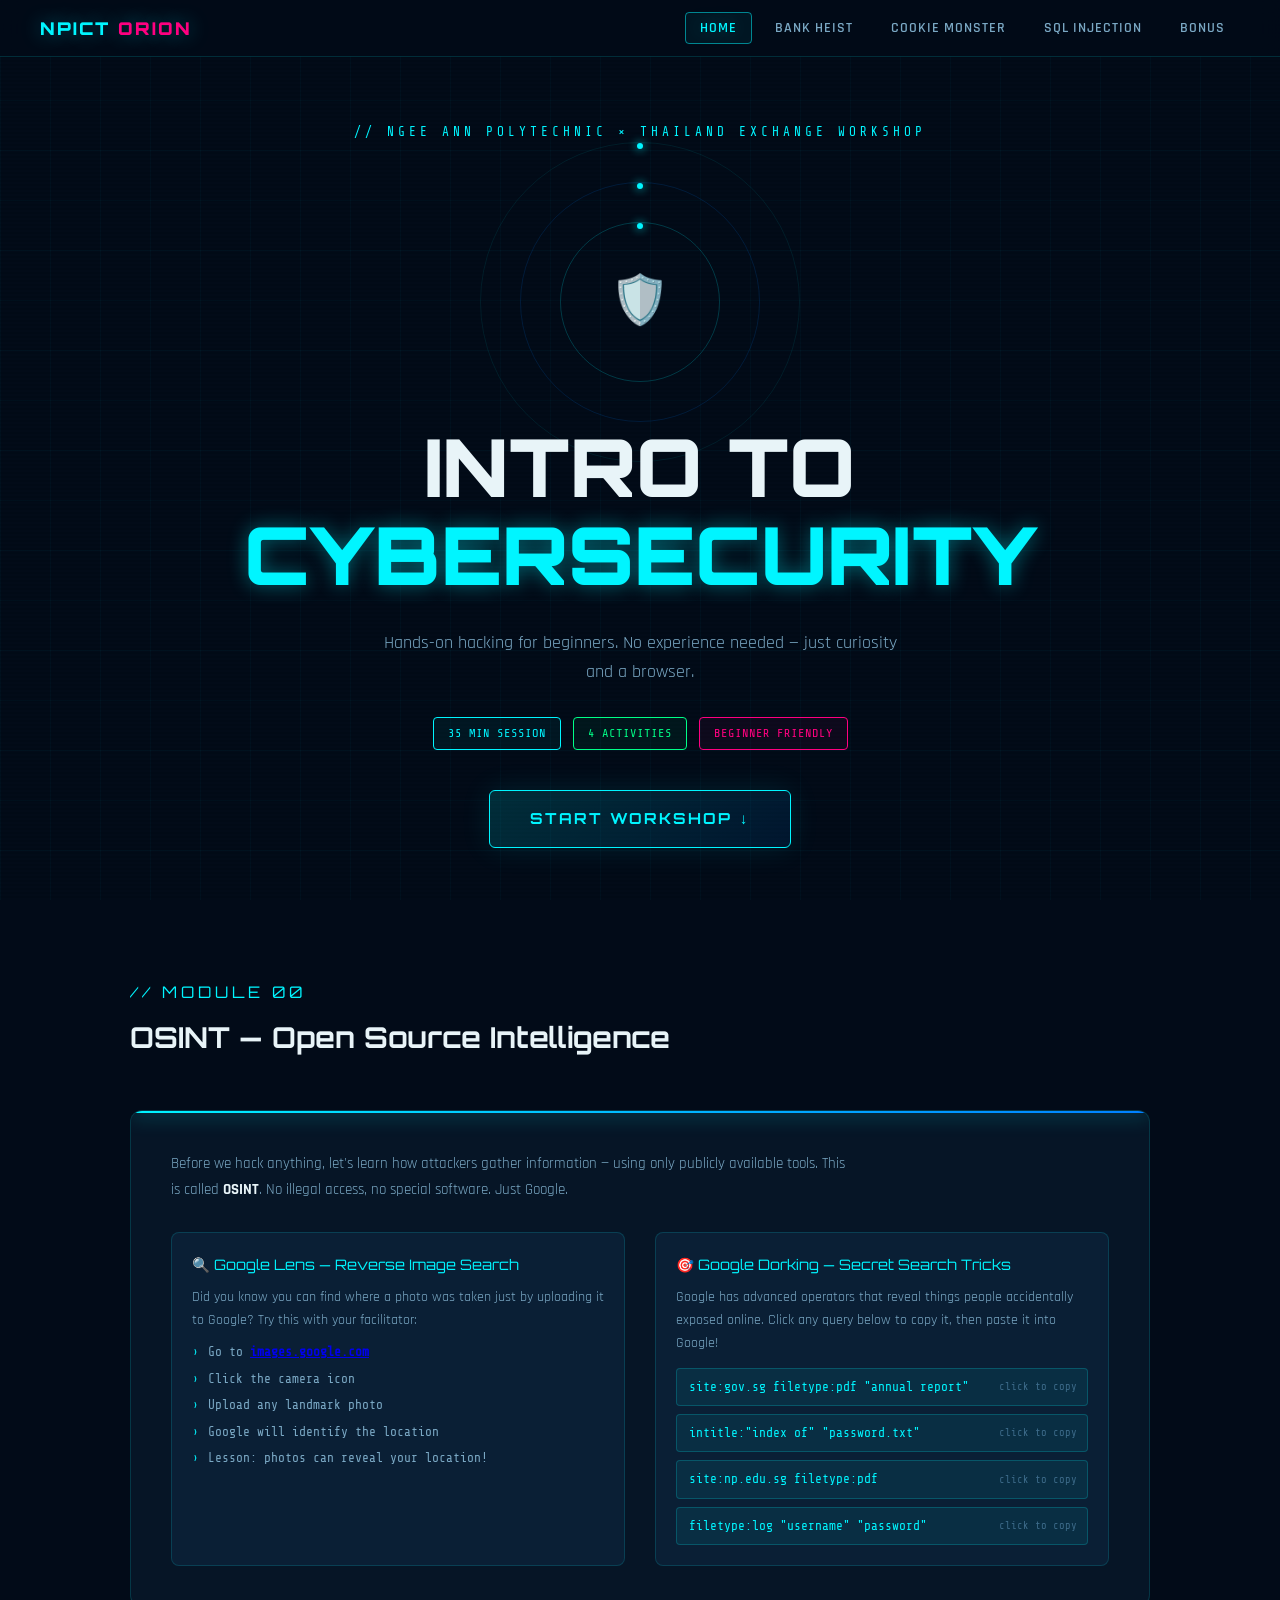
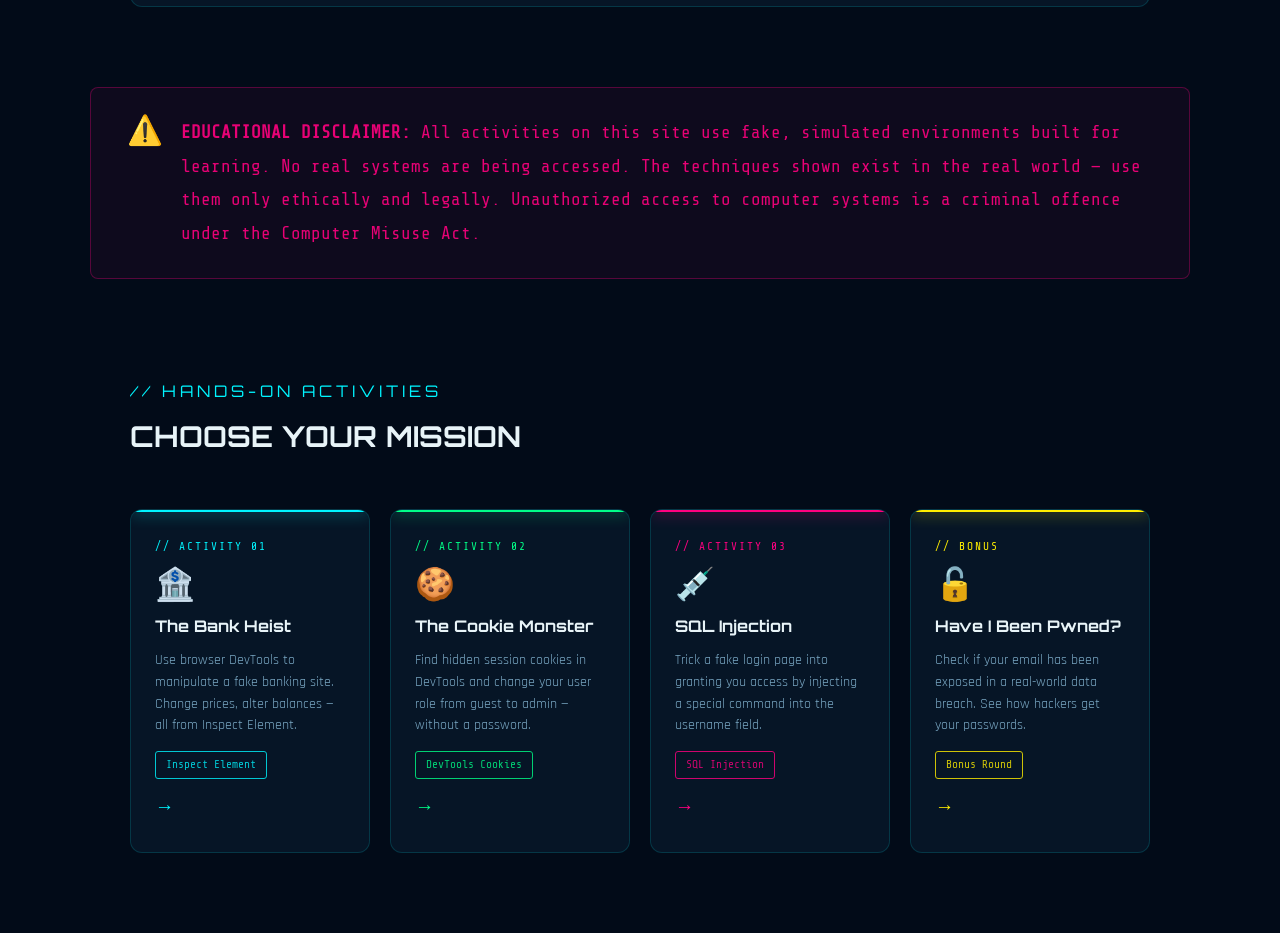
<file: index.html>
<!DOCTYPE html>
<html lang="en">
<head>
  <meta charset="UTF-8" />
  <meta name="viewport" content="width=device-width, initial-scale=1.0" />
  <title>ORION - Ngee Ann Polytechnic</title>
  <link rel="stylesheet" href="style.css"/>
  <style>
    .hero-graphic {
      position: relative;
      width: 340px;
      height: 200px;
      margin: 40px auto 20px;
      opacity: 0;
      animation: fadeUp 0.8s 1s forwards;
    }

    .hex-grid {
      position: absolute;
      inset: 0;
      display: flex;
      align-items: center;
      justify-content: center;
    }

    .hex-ring {
      width: 160px; height: 160px;
      border: 1px solid rgba(0, 245, 255, 0.2);
      border-radius: 50%;
      position: absolute;
      animation: spin 20s linear infinite;
    }

    .hex-ring:nth-child(2) {
      width: 240px; height: 240px;
      border-color: rgba(0, 128, 255, 0.15);
      animation-duration: 30s;
      animation-direction: reverse;
    }

    .hex-ring:nth-child(3) {
      width: 320px; height: 320px;
      border-color: rgba(0, 245, 255, 0.08);
      animation-duration: 45s;
    }

    .hex-dot {
      position: absolute;
      width: 6px; height: 6px;
      background: var(--neon-cyan);
      border-radius: 50%;
      box-shadow: 0 0 10px var(--neon-cyan);
      top: 0; left: 50%; transform: translateX(-50%);
    }

    @keyframes spin { from { transform: rotate(0deg); } to { transform: rotate(360deg); } }

    .center-icon {
      position: relative;
      z-index: 2;
      font-size: 3rem;
      line-height: 1;
    }

    .start-btn {
      display: inline-flex;
      align-items: center;
      gap: 10px;
      padding: 16px 40px;
      background: linear-gradient(135deg, rgba(0,245,255,0.15), rgba(0,128,255,0.1));
      border: 1px solid var(--neon-cyan);
      border-radius: 6px;
      color: var(--neon-cyan);
      font-family: 'Orbitron', monospace;
      font-size: 0.95rem;
      font-weight: 700;
      letter-spacing: 2px;
      text-decoration: none;
      text-transform: uppercase;
      margin-top: 40px;
      cursor: pointer;
      transition: all 0.3s;
      box-shadow: 0 0 30px rgba(0, 245, 255, 0.1);
      opacity: 0;
      animation: fadeUp 0.6s 1.2s forwards;
    }

    .start-btn:hover {
      background: rgba(0, 245, 255, 0.2);
      box-shadow: var(--glow-cyan), 0 0 60px rgba(0, 245, 255, 0.1);
      transform: translateY(-2px);
    }

    .osint-section {
      padding: 80px 40px;
      max-width: 1100px;
      margin: 0 auto;
    }

    .osint-card {
      background: var(--bg-card);
      border: 1px solid var(--border);
      border-radius: 12px;
      padding: 40px;
      position: relative;
      overflow: hidden;
    }

    .osint-card::before {
      content: '';
      position: absolute;
      top: 0; left: 0; right: 0;
      height: 2px;
      background: linear-gradient(90deg, var(--neon-cyan), var(--neon-blue));
      box-shadow: 0 0 20px var(--neon-cyan);
    }

    .osint-grid {
      display: grid;
      grid-template-columns: 1fr 1fr;
      gap: 30px;
      margin-top: 30px;
    }

    @media (max-width: 700px) {
      .osint-grid { grid-template-columns: 1fr; }
    }

    .osint-item {
      padding: 20px;
      background: var(--bg-panel);
      border-radius: 8px;
      border: 1px solid var(--border);
    }

    .osint-item-title {
      font-family: 'Orbitron', monospace;
      font-size: 0.9rem;
      color: var(--neon-cyan);
      margin-bottom: 10px;
    }

    .osint-item p {
      font-size: 0.9rem;
      color: var(--text-secondary);
      line-height: 1.6;
    }

    .tip-list {
      list-style: none;
      margin-top: 10px;
      display: flex;
      flex-direction: column;
      gap: 6px;
    }

    .tip-list li {
      font-family: 'Share Tech Mono', monospace;
      font-size: 0.8rem;
      color: var(--text-secondary);
      padding-left: 16px;
      position: relative;
    }

    .tip-list li::before {
      content: '›';
      position: absolute;
      left: 0;
      color: var(--neon-cyan);
    }

    .dork-examples {
      display: flex;
      flex-direction: column;
      gap: 8px;
      margin-top: 12px;
    }

    .dork-tag {
      font-family: 'Share Tech Mono', monospace;
      font-size: 0.8rem;
      background: rgba(0, 245, 255, 0.07);
      border: 1px solid rgba(0, 245, 255, 0.2);
      border-radius: 4px;
      padding: 8px 12px;
      color: var(--neon-cyan);
      cursor: pointer;
      transition: all 0.2s;
      position: relative;
    }

    .dork-tag:hover {
      background: rgba(0, 245, 255, 0.15);
      border-color: var(--neon-cyan);
    }

    .dork-tag .copy-hint {
      position: absolute;
      right: 10px;
      top: 50%;
      transform: translateY(-50%);
      font-size: 0.65rem;
      color: var(--text-dim);
    }

    .copied-toast {
      position: fixed;
      bottom: 30px; right: 30px;
      background: var(--bg-panel);
      border: 1px solid var(--neon-green);
      color: var(--neon-green);
      font-family: 'Share Tech Mono', monospace;
      font-size: 0.8rem;
      padding: 10px 20px;
      border-radius: 6px;
      box-shadow: var(--glow-green);
      z-index: 999;
      opacity: 0;
      transition: opacity 0.3s;
    }

    .copied-toast.show { opacity: 1; }
  </style>
</head>
<body>

<nav>
  <a href="index.html" class="nav-logo">NPICT <span>ORION</span></a>
  <ul class="nav-links">
    <li><a href="index.html" class="active">Home</a></li>
    <li><a href="activity-a.html">Bank Heist</a></li>
    <li><a href="activity-b.html">Cookie Monster</a></li>
    <li><a href="activity-c.html">SQL Injection</a></li>
    <li><a href="activity-d.html">Bonus</a></li>
  </ul>
</nav>

<div class="page">

  <!-- HERO -->
  <section class="hero">
    <p class="hero-eyebrow">// Ngee Ann Polytechnic × Thailand Exchange Workshop</p>

    <div class="hero-graphic">
      <div class="hex-grid">
        <div class="hex-ring"><div class="hex-dot"></div></div>
        <div class="hex-ring"><div class="hex-dot"></div></div>
        <div class="hex-ring"><div class="hex-dot"></div></div>
        <div class="center-icon">🛡️</div>
      </div>
    </div>

    <h1>
      <div class="line1">INTRO TO</div>
      <div class="line2">CYBERSECURITY</div>
    </h1>

    <p class="hero-sub">
      Hands-on hacking for beginners. No experience needed —
      just curiosity and a browser.
    </p>

    <div class="hero-badges">
      <span class="badge badge-cyan">35 MIN SESSION</span>
      <span class="badge badge-green">4 ACTIVITIES</span>
      <span class="badge badge-pink">BEGINNER FRIENDLY</span>
    </div>

    <a href="#activities" class="start-btn">Start Workshop ↓</a>

  </section>

  <!-- OSINT SECTION -->
  <section class="osint-section" id="osint">
    <p class="section-title">// Module 00</p>
    <h2 class="section-heading">OSINT — Open Source Intelligence</h2>

    <div class="osint-card">
      <p style="color: var(--text-secondary); font-size: 0.95rem; line-height: 1.7; max-width: 680px;">
        Before we hack anything, let's learn how attackers gather information — using only publicly available tools. This is called <strong style="color: var(--text-primary);">OSINT</strong>. No illegal access, no special software. Just Google.
      </p>

      <div class="osint-grid">
        <div class="osint-item">
          <div class="osint-item-title">🔍 Google Lens — Reverse Image Search</div>
          <p>Did you know you can find where a photo was taken just by uploading it to Google? Try this with your facilitator:</p>
          <ul class="tip-list">
            <li>Go to <a href="https://images.google.com" target="_blank" rel="noopener noreferrer"><strong>images.google.com</strong></a></li>
            <li>Click the camera icon</li>
            <li>Upload any landmark photo</li>
            <li>Google will identify the location</li>
            <li>Lesson: photos can reveal your location!</li>
          </ul>
        </div>

        <div class="osint-item">
          <div class="osint-item-title">🎯 Google Dorking — Secret Search Tricks</div>
          <p>Google has advanced operators that reveal things people accidentally exposed online. Click any query below to copy it, then paste it into Google!</p>
          <div class="dork-examples">
            <div class="dork-tag" onclick="copyDork(this, 'site:gov.sg filetype:pdf &quot;annual report&quot;')">
              site:gov.sg filetype:pdf "annual report"
              <span class="copy-hint">click to copy</span>
            </div>
            <div class="dork-tag" onclick="copyDork(this, 'intitle:&quot;index of&quot; &quot;password.txt&quot;')">
              intitle:"index of" "password.txt"
              <span class="copy-hint">click to copy</span>
            </div>
            <div class="dork-tag" onclick="copyDork(this, 'site:np.edu.sg filetype:pdf')">
              site:np.edu.sg filetype:pdf
              <span class="copy-hint">click to copy</span>
            </div>
            <div class="dork-tag" onclick="copyDork(this, 'filetype:log &quot;username&quot; &quot;password&quot;')">
              filetype:log "username" "password"
              <span class="copy-hint">click to copy</span>
            </div>
          </div>
        </div>
      </div>
    </div>
  </section>

  <!-- DISCLAIMER -->
  <div class="disclaimer" style="margin: 0 40px 20px; max-width: 1100px; margin-left: auto; margin-right: auto;">
    <div class="disclaimer-icon">⚠️</div>
    <p>
      <strong>EDUCATIONAL DISCLAIMER:</strong> All activities on this site use fake, simulated environments built for learning.
      No real systems are being accessed. The techniques shown exist in the real world — use them only ethically and legally.
      Unauthorized access to computer systems is a criminal offence under the Computer Misuse Act.
    </p>
  </div>

  <!-- ACTIVITY CARDS -->
  <section class="activities-section" id="activities">
    <p class="section-title">// Hands-On Activities</p>
    <h2 class="section-heading">CHOOSE YOUR MISSION</h2>

    <div class="cards-grid">
      <a href="activity-a.html" class="card card--cyan">
        <div class="card-number">// Activity 01</div>
        <div class="card-icon">🏦</div>
        <div class="card-title">The Bank Heist</div>
        <div class="card-desc">Use browser DevTools to manipulate a fake banking site. Change prices, alter balances — all from Inspect Element.</div>
        <div class="card-tag">Inspect Element</div>
        <div class="card-arrow">→</div>
      </a>

      <a href="activity-b.html" class="card card--green">
        <div class="card-number">// Activity 02</div>
        <div class="card-icon">🍪</div>
        <div class="card-title">The Cookie Monster</div>
        <div class="card-desc">Find hidden session cookies in DevTools and change your user role from guest to admin — without a password.</div>
        <div class="card-tag">DevTools Cookies</div>
        <div class="card-arrow">→</div
      </a>

      <a href="activity-c.html" class="card card--pink">
        <div class="card-number">// Activity 03</div>
        <div class="card-icon">💉</div>
        <div class="card-title">SQL Injection</div>
        <div class="card-desc">Trick a fake login page into granting you access by injecting a special command into the username field.</div>
        <div class="card-tag">SQL Injection</div>
        <div class="card-arrow">→</div>
      </a>

      <a href="activity-d.html" class="card card--yellow">
        <div class="card-number">// Bonus</div>
        <div class="card-icon">🔓</div>
        <div class="card-title">Have I Been Pwned?</div>
        <div class="card-desc">Check if your email has been exposed in a real-world data breach. See how hackers get your passwords.</div>
        <div class="card-tag">Bonus Round</div>
        <div class="card-arrow">→</div>
      </a>
    </div>
  </section>

</div>

<div class="copied-toast" id="toast">✓ Copied to clipboard!</div>

<script>
  function copyDork(el, text) {
    navigator.clipboard.writeText(text).then(() => {
      const toast = document.getElementById('toast');
      toast.classList.add('show');
      setTimeout(() => toast.classList.remove('show'), 2000);
    });
  }

  // Smooth scroll for hero button
  document.querySelector('.start-btn').addEventListener('click', (e) => {
    e.preventDefault();
    document.getElementById('osint').scrollIntoView({ behavior: 'smooth' });
  });
</script>

</body>
</html>
</file>
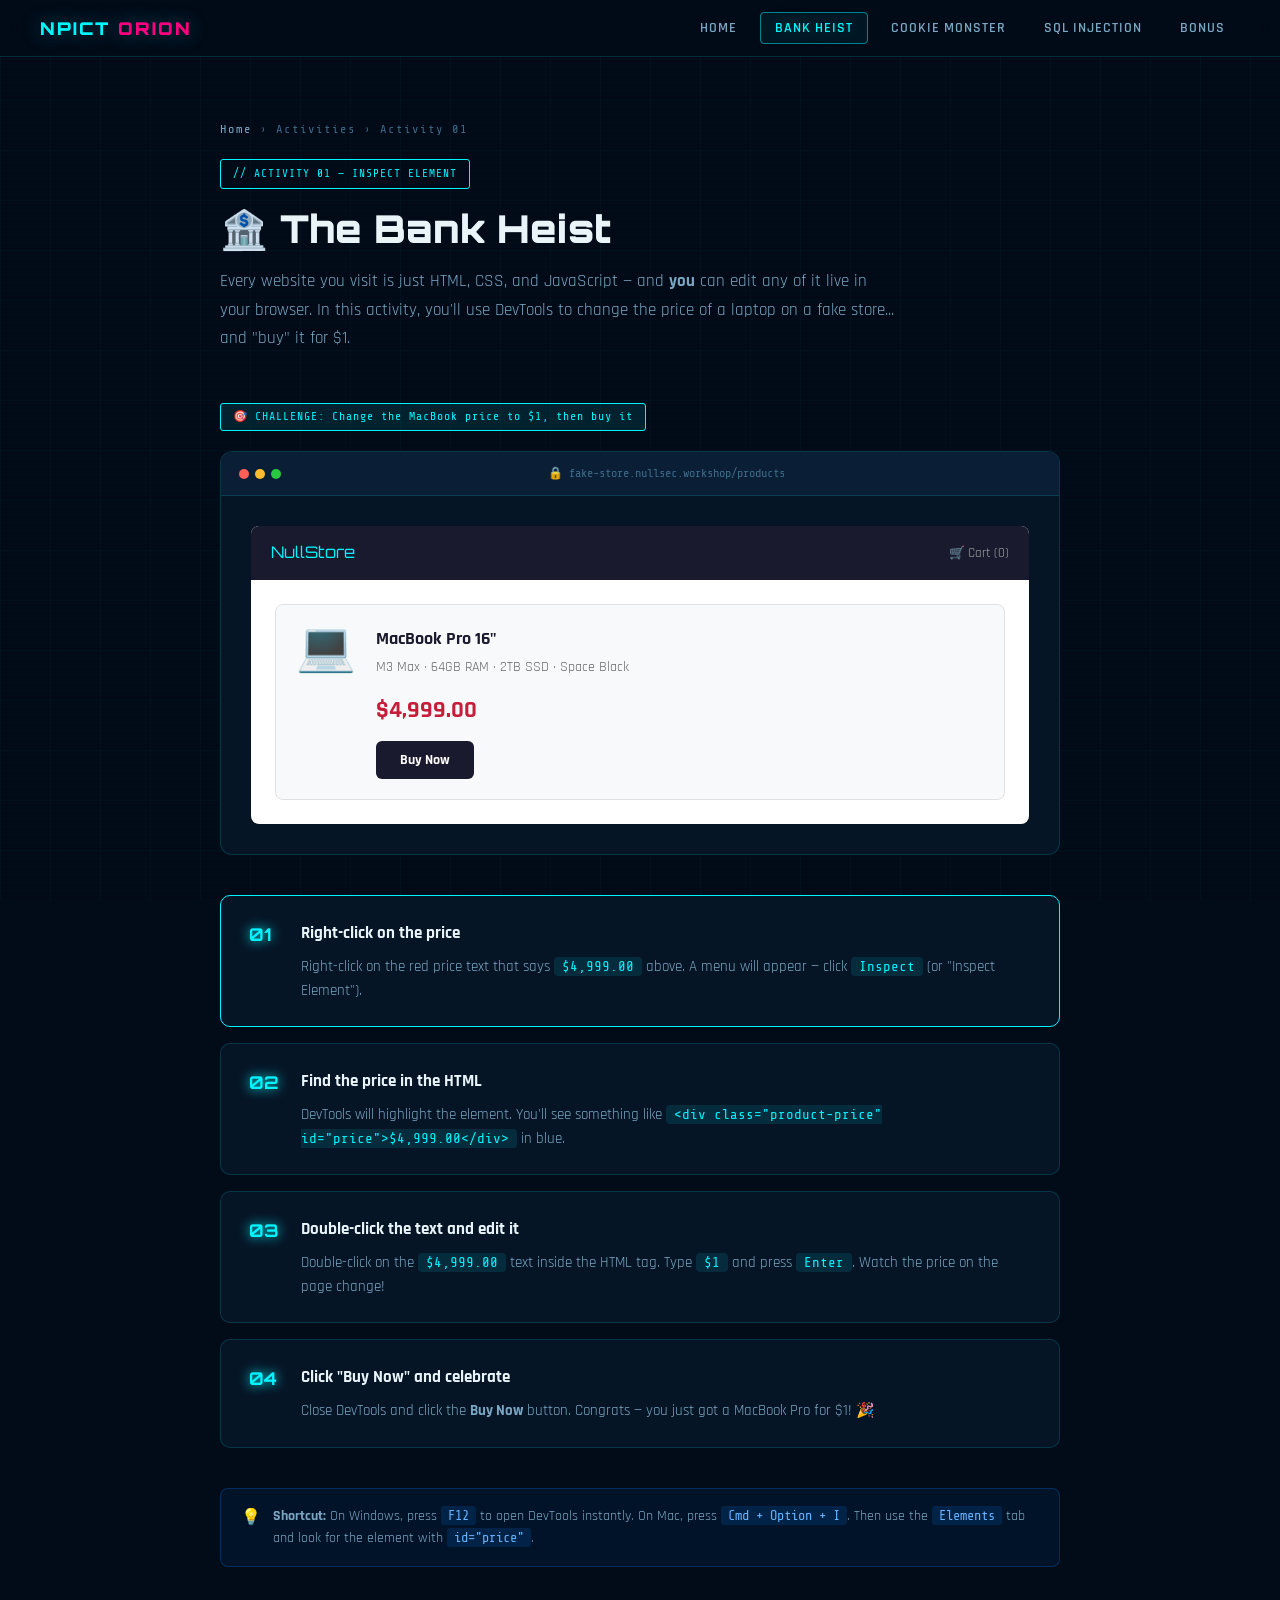
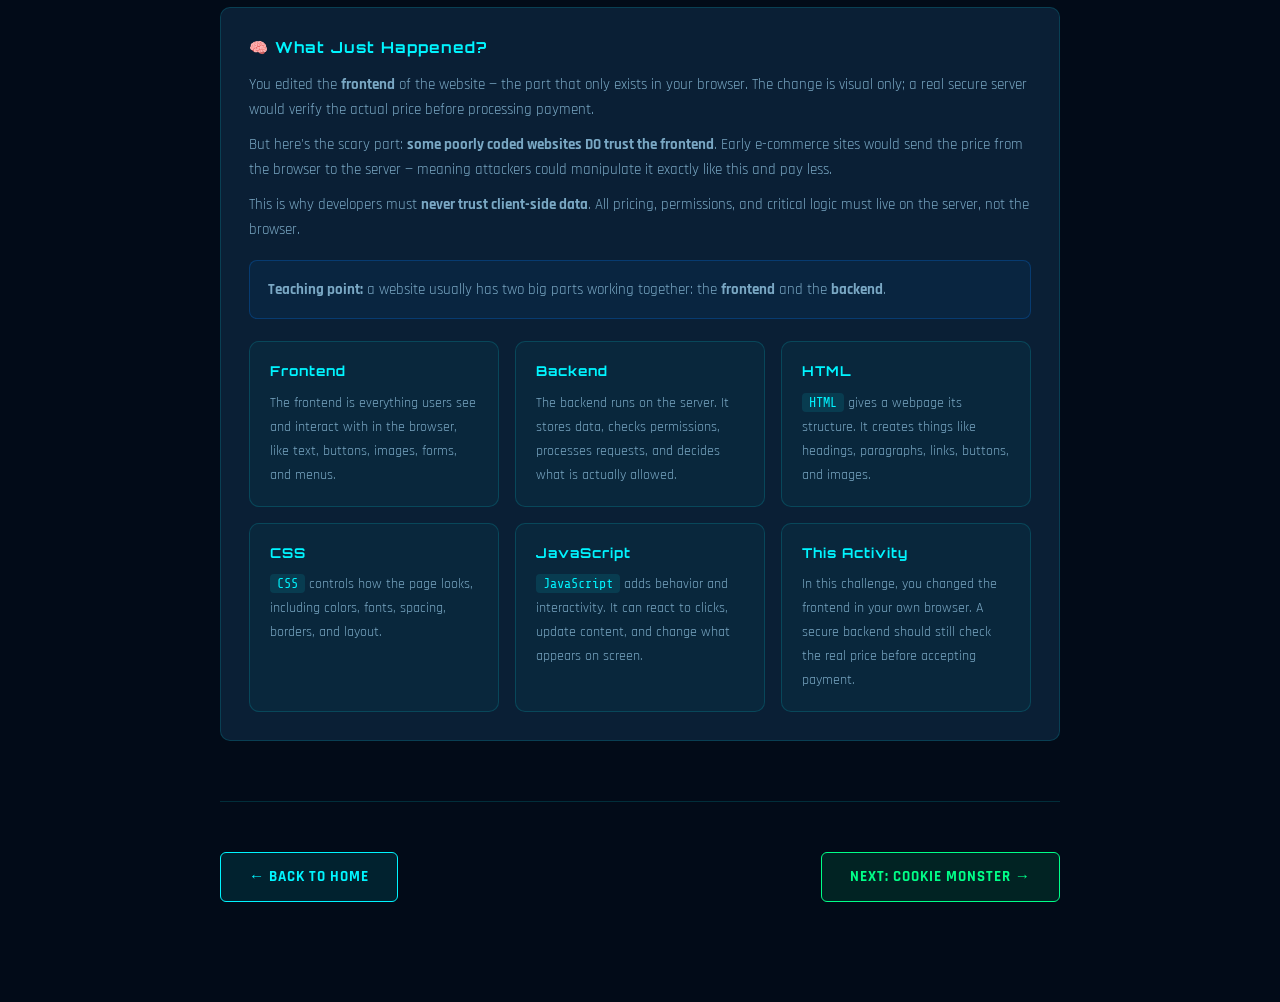
<file: activity-a.html>
<!DOCTYPE html>
<html lang="en">
<head>
  <meta charset="UTF-8" />
  <meta name="viewport" content="width=device-width, initial-scale=1.0" />
  <title>Activity 01 — The Bank Heist | NullSec Workshop</title>
  <link rel="stylesheet" href="style.css" />
  <style>
    :root { --step-color: var(--neon-cyan); }

    .shop-site {
      background: #fff;
      border-radius: 8px;
      overflow: hidden;
      color: #111;
      font-family: 'Rajdhani', sans-serif;
    }

    .shop-header {
      background: #1a1a2e;
      color: #fff;
      padding: 14px 20px;
      display: flex;
      align-items: center;
      justify-content: space-between;
    }

    .shop-logo {
      font-family: 'Orbitron', monospace;
      font-size: 1rem;
      color: #00f5ff;
    }

    .shop-body { padding: 24px; }

    .product-card {
      display: flex;
      gap: 20px;
      align-items: flex-start;
      background: #f8f9fa;
      border-radius: 8px;
      padding: 20px;
      border: 1px solid #e0e0e0;
    }

    .product-emoji { font-size: 3rem; line-height: 1; }

    .product-name {
      font-size: 1.1rem;
      font-weight: 700;
      color: #1a1a2e;
      margin-bottom: 4px;
    }

    .product-desc {
      font-size: 0.85rem;
      color: #666;
      margin-bottom: 12px;
    }

    .product-price {
      font-size: 1.5rem;
      font-weight: 700;
      color: #c41e3a;
      margin-bottom: 12px;
    }

    .buy-btn {
      background: #1a1a2e;
      color: #fff;
      border: none;
      padding: 10px 24px;
      border-radius: 6px;
      font-family: 'Rajdhani', sans-serif;
      font-weight: 700;
      font-size: 0.9rem;
      cursor: pointer;
      transition: background 0.2s;
    }

    .buy-btn:hover { background: #0d3460; }

    .receipt-modal {
      display: none;
      position: fixed;
      inset: 0;
      background: rgba(0,0,0,0.7);
      z-index: 200;
      align-items: center;
      justify-content: center;
    }

    .receipt-modal.open { display: flex; }

    .receipt {
      background: #fff;
      border-radius: 10px;
      padding: 30px;
      max-width: 360px;
      width: 90%;
      color: #111;
      text-align: center;
      font-family: 'Share Tech Mono', monospace;
    }

    .receipt h3 { color: #c41e3a; margin-bottom: 10px; font-size: 1.1rem; }
    .receipt .receipt-amount { font-size: 2rem; font-weight: 700; color: #1a1a2e; margin: 10px 0; }
    .receipt .receipt-note { font-size: 0.75rem; color: #888; line-height: 1.6; }
    .receipt-close {
      margin-top: 16px;
      background: #1a1a2e;
      color: #fff;
      border: none;
      padding: 10px 24px;
      border-radius: 6px;
      cursor: pointer;
      font-family: 'Rajdhani', sans-serif;
      font-weight: 700;
    }

    .challenge-badge {
      display: inline-block;
      background: rgba(0, 245, 255, 0.1);
      border: 1px solid var(--neon-cyan);
      color: var(--neon-cyan);
      font-family: 'Share Tech Mono', monospace;
      font-size: 0.72rem;
      padding: 4px 12px;
      border-radius: 3px;
      margin-bottom: 20px;
      letter-spacing: 1px;
    }
  </style>
</head>
<body>

<nav>
  <a href="index.html" class="nav-logo">NPICT <span>ORION</span></a>
  <ul class="nav-links">
    <li><a href="index.html">Home</a></li>
    <li><a href="activity-a.html" class="active">Bank Heist</a></li>
    <li><a href="activity-b.html">Cookie Monster</a></li>
    <li><a href="activity-c.html">SQL Injection</a></li>
    <li><a href="activity-d.html">Bonus</a></li>
  </ul>
</nav>

<div class="page">
<div class="activity-page">

  <div class="activity-header">
    <div class="activity-breadcrumb">
      <a href="index.html">Home</a> › Activities › Activity 01
    </div>
    <div class="activity-tag" style="color: var(--neon-cyan); border-color: var(--neon-cyan);">// ACTIVITY 01 — INSPECT ELEMENT</div>
    <h1 class="activity-h1">🏦 The Bank Heist</h1>
    <p class="activity-intro">
      Every website you visit is just HTML, CSS, and JavaScript — and <strong>you</strong> can edit any of it live in your browser. In this activity, you'll use DevTools to change the price of a laptop on a fake store... and "buy" it for $1.
    </p>
  </div>

  <!-- CHALLENGE -->
  <div class="challenge-badge">🎯 CHALLENGE: Change the MacBook price to $1, then buy it</div>

  <!-- FAKE STORE -->
  <div class="demo-container">
    <div class="demo-bar">
      <div class="demo-dots"><span></span><span></span><span></span></div>
      <div class="demo-url">🔒 fake-store.nullsec.workshop/products</div>
    </div>
    <div class="demo-body">
      <div class="shop-site">
        <div class="shop-header">
          <div class="shop-logo">NullStore</div>
          <div style="font-size: 0.8rem; color: #aaa;">🛒 Cart (0)</div>
        </div>
        <div class="shop-body">
          <div class="product-card">
            <div class="product-emoji">💻</div>
            <div>
              <div class="product-name">MacBook Pro 16"</div>
              <div class="product-desc">M3 Max · 64GB RAM · 2TB SSD · Space Black</div>
              <div class="product-price" id="price">$4,999.00</div>
              <button class="buy-btn" onclick="buyItem()">Buy Now</button>
            </div>
          </div>
        </div>
      </div>
    </div>
  </div>

  <!-- STEPS -->
  <div class="steps">
    <div class="step active-step">
      <div class="step-num">01</div>
      <div class="step-body">
        <div class="step-title">Right-click on the price</div>
        <div class="step-desc">
          Right-click on the red price text that says <code>$4,999.00</code> above. A menu will appear — click <code>Inspect</code> (or "Inspect Element").
        </div>
      </div>
    </div>

    <div class="step">
      <div class="step-num">02</div>
      <div class="step-body">
        <div class="step-title">Find the price in the HTML</div>
        <div class="step-desc">
          DevTools will highlight the element. You'll see something like <code>&lt;div class="product-price" id="price"&gt;$4,999.00&lt;/div&gt;</code> in blue.
        </div>
      </div>
    </div>

    <div class="step">
      <div class="step-num">03</div>
      <div class="step-body">
        <div class="step-title">Double-click the text and edit it</div>
        <div class="step-desc">
          Double-click on the <code>$4,999.00</code> text inside the HTML tag. Type <code>$1</code> and press <code>Enter</code>. Watch the price on the page change!
        </div>
      </div>
    </div>

    <div class="step">
      <div class="step-num">04</div>
      <div class="step-body">
        <div class="step-title">Click "Buy Now" and celebrate</div>
        <div class="step-desc">
          Close DevTools and click the <strong>Buy Now</strong> button. Congrats — you just got a MacBook Pro for $1! 🎉
        </div>
      </div>
    </div>
  </div>

  <div class="hint">
    <div class="hint-icon">💡</div>
    <div class="hint-text">
      <strong>Shortcut:</strong> On Windows, press <code>F12</code> to open DevTools instantly. On Mac, press <code>Cmd + Option + I</code>.
      Then use the <code>Elements</code> tab and look for the element with <code>id="price"</code>.
    </div>
  </div>

  <!-- EXPLAINER -->
  <div class="explainer">
    <h3>🧠 What Just Happened?</h3>
    <p>
      You edited the <strong>frontend</strong> of the website — the part that only exists in your browser. The change is visual only; a real secure server would verify the actual price before processing payment.
    </p>
    <p>
      But here's the scary part: <strong>some poorly coded websites DO trust the frontend</strong>. Early e-commerce sites would send the price from the browser to the server — meaning attackers could manipulate it exactly like this and pay less.
    </p>
    <p>
      This is why developers must <strong>never trust client-side data</strong>. All pricing, permissions, and critical logic must live on the server, not the browser.
    </p>
    <div class="concept-summary">
      <p><strong>Teaching point:</strong> a website usually has two big parts working together: the <strong>frontend</strong> and the <strong>backend</strong>.</p>
    </div>
    <div class="concept-grid">
      <div class="concept-card">
        <h4>Frontend</h4>
        <p>The frontend is everything users see and interact with in the browser, like text, buttons, images, forms, and menus.</p>
      </div>
      <div class="concept-card">
        <h4>Backend</h4>
        <p>The backend runs on the server. It stores data, checks permissions, processes requests, and decides what is actually allowed.</p>
      </div>
      <div class="concept-card">
        <h4>HTML</h4>
        <p><code>HTML</code> gives a webpage its structure. It creates things like headings, paragraphs, links, buttons, and images.</p>
      </div>
      <div class="concept-card">
        <h4>CSS</h4>
        <p><code>CSS</code> controls how the page looks, including colors, fonts, spacing, borders, and layout.</p>
      </div>
      <div class="concept-card">
        <h4>JavaScript</h4>
        <p><code>JavaScript</code> adds behavior and interactivity. It can react to clicks, update content, and change what appears on screen.</p>
      </div>
      <div class="concept-card">
        <h4>This Activity</h4>
        <p>In this challenge, you changed the frontend in your own browser. A secure backend should still check the real price before accepting payment.</p>
      </div>
    </div>
  </div>

  <!-- NAV -->
  <div class="activity-nav">
    <a href="index.html" class="btn btn-cyan">← Back to Home</a>
    <a href="activity-b.html" class="btn btn-green">Next: Cookie Monster →</a>
  </div>

</div>
</div>

<!-- Receipt Modal -->
<div class="receipt-modal" id="receiptModal">
  <div class="receipt">
    <div style="font-size: 2rem; margin-bottom: 8px;">🎉</div>
    <h3>ORDER CONFIRMED!</h3>
    <div class="receipt-amount" id="receiptAmount">$4,999.00</div>
    <div class="receipt-note">
      MacBook Pro 16" M3 Max<br>
      Payment processed successfully<br><br>
      <span style="color: #c41e3a;">⚠️ This is a simulated demo.<br>No real purchase was made.</span>
    </div>
    <button class="receipt-close" onclick="closeReceipt()">Close</button>
  </div>
</div>

<script>
  function buyItem() {
    const price = document.getElementById('price').textContent;
    document.getElementById('receiptAmount').textContent = price;
    document.getElementById('receiptModal').classList.add('open');
  }

  function closeReceipt() {
    document.getElementById('receiptModal').classList.remove('open');
  }
</script>

</body>
</html>
</file>
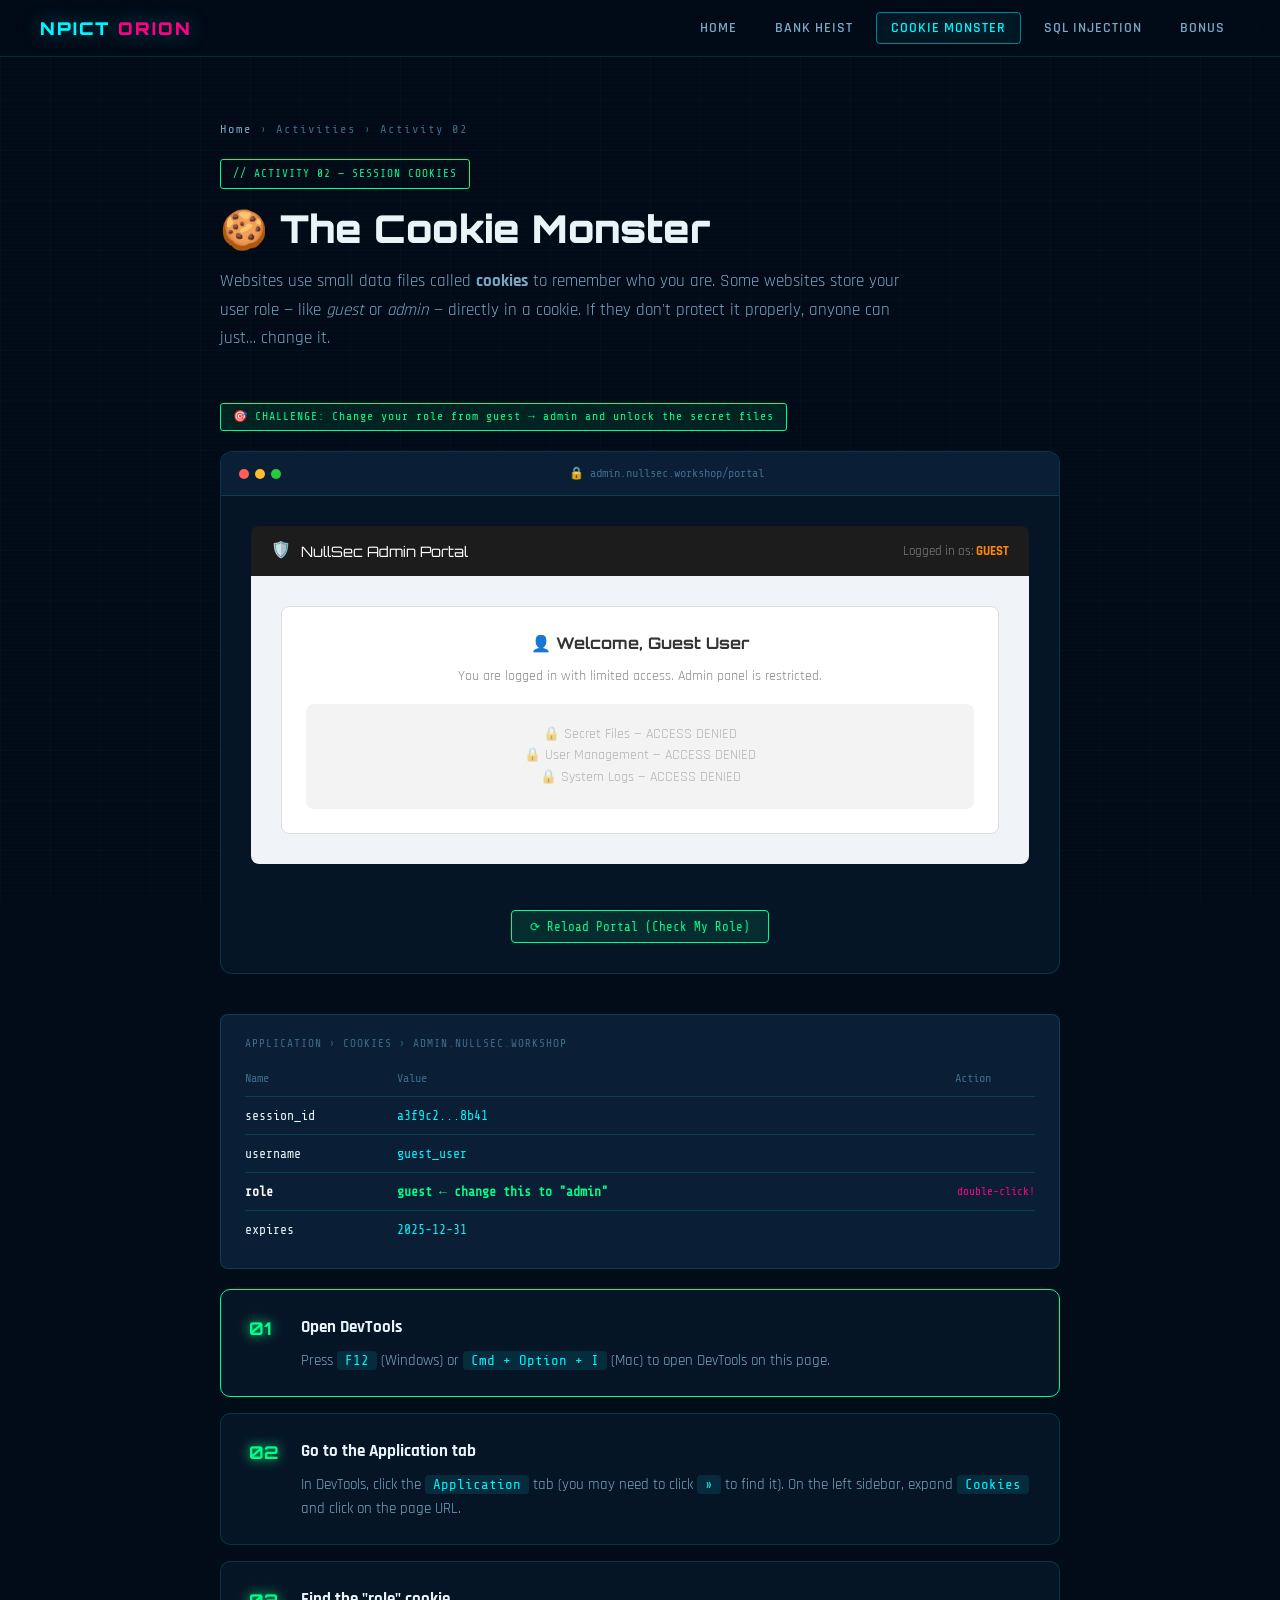
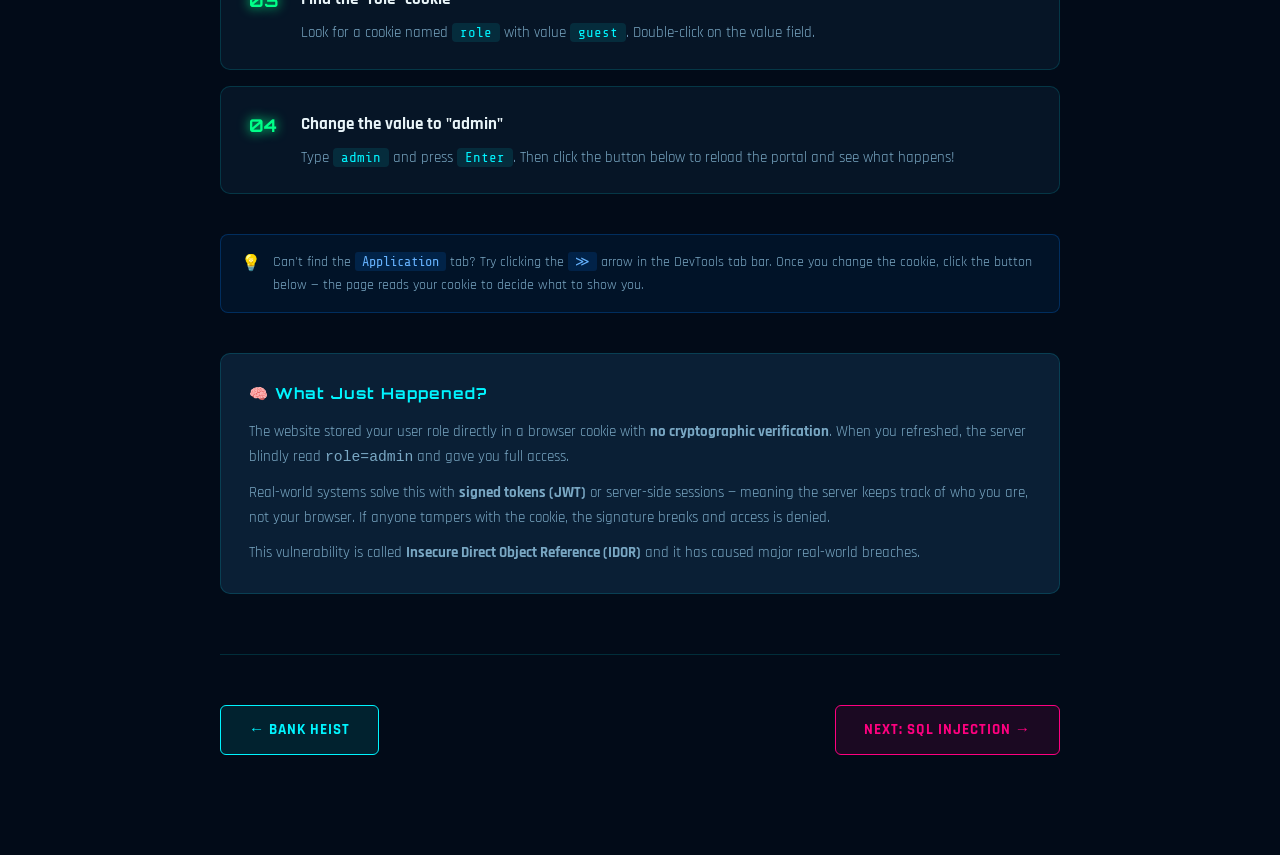
<file: activity-b.html>
<!DOCTYPE html>
<html lang="en">
<head>
  <meta charset="UTF-8" />
  <meta name="viewport" content="width=device-width, initial-scale=1.0" />
  <title>Activity 02 — The Cookie Monster | NullSec Workshop</title>
  <link rel="stylesheet" href="style.css" />
  <style>
    :root { --step-color: var(--neon-green); }

    .portal {
      border-radius: 8px;
      overflow: hidden;
      font-family: 'Rajdhani', sans-serif;
    }

    .portal-header {
      background: #1c1c1c;
      color: #fff;
      padding: 12px 20px;
      display: flex;
      align-items: center;
      gap: 10px;
    }

    .portal-logo {
      font-family: 'Orbitron', monospace;
      font-size: 0.9rem;
    }

    .portal-body {
      padding: 30px;
      min-height: 200px;
      transition: all 0.5s;
    }

    .portal-body.guest-mode {
      background: #f0f4f8;
      color: #333;
    }

    .portal-body.admin-mode {
      background: #0a1a0a;
      color: #00ff88;
    }

    .guest-banner {
      background: #fff;
      border: 1px solid #ddd;
      border-radius: 8px;
      padding: 24px;
      text-align: center;
    }

    .guest-banner h3 {
      font-family: 'Orbitron', monospace;
      font-size: 1rem;
      color: #333;
      margin-bottom: 8px;
    }

    .guest-banner p {
      color: #888;
      font-size: 0.9rem;
    }

    .locked-panel {
      margin-top: 16px;
      background: #e8e8e8;
      border-radius: 8px;
      padding: 20px;
      opacity: 0.5;
      font-size: 0.85rem;
      color: #666;
    }

    .admin-banner {
      display: none;
      animation: fadeUp 0.5s forwards;
    }

    .admin-banner.visible { display: block; }

    .admin-title {
      font-family: 'Orbitron', monospace;
      font-size: 1.2rem;
      color: #00ff88;
      margin-bottom: 16px;
      text-shadow: 0 0 15px #00ff88;
    }

    .secret-file {
      background: rgba(0, 255, 136, 0.07);
      border: 1px solid rgba(0, 255, 136, 0.3);
      border-radius: 6px;
      padding: 16px;
      font-family: 'Share Tech Mono', monospace;
      font-size: 0.8rem;
      color: #00cc66;
      line-height: 1.8;
      margin-bottom: 10px;
    }

    .secret-file .filename {
      color: #00ff88;
      font-weight: 700;
      margin-bottom: 6px;
    }

    .cookie-visual {
      background: var(--bg-panel);
      border: 1px solid var(--border);
      border-radius: 8px;
      padding: 20px 24px;
      font-family: 'Share Tech Mono', monospace;
      font-size: 0.82rem;
      margin: 20px 0;
    }

    .cookie-row {
      display: grid;
      grid-template-columns: 140px 1fr 80px;
      gap: 12px;
      padding: 8px 0;
      border-bottom: 1px solid var(--border);
      align-items: center;
    }

    .cookie-row:last-child { border-bottom: none; }

    .cookie-key { color: var(--text-dim); font-size: 0.75rem; }
    .cookie-val { color: var(--neon-cyan); }
    .cookie-highlight { color: var(--neon-green); font-weight: 700; }
    .cookie-edit { 
      color: var(--neon-pink); 
      font-size: 0.7rem;
      text-align: right;
    }

    .cookie-header {
      color: var(--text-dim);
      font-size: 0.7rem;
      letter-spacing: 1px;
      text-transform: uppercase;
      margin-bottom: 8px;
    }

    .challenge-badge {
      display: inline-block;
      background: rgba(0, 255, 136, 0.1);
      border: 1px solid var(--neon-green);
      color: var(--neon-green);
      font-family: 'Share Tech Mono', monospace;
      font-size: 0.72rem;
      padding: 4px 12px;
      border-radius: 3px;
      margin-bottom: 20px;
      letter-spacing: 1px;
    }

    .reload-btn {
      display: inline-flex;
      align-items: center;
      gap: 8px;
      padding: 8px 18px;
      background: rgba(0, 255, 136, 0.1);
      border: 1px solid var(--neon-green);
      border-radius: 4px;
      color: var(--neon-green);
      font-family: 'Share Tech Mono', monospace;
      font-size: 0.78rem;
      cursor: pointer;
      transition: all 0.2s;
      margin-top: 16px;
    }

    .reload-btn:hover {
      background: var(--neon-green);
      color: var(--bg-deep);
    }

    .portal-reload {
      display: flex;
      justify-content: center;
      padding: 0 30px 30px;
    }
  </style>
</head>
<body>

<nav>
  <a href="index.html" class="nav-logo">NPICT <span>ORION</span></a>
  <ul class="nav-links">
    <li><a href="index.html">Home</a></li>
    <li><a href="activity-a.html">Bank Heist</a></li>
    <li><a href="activity-b.html" class="active">Cookie Monster</a></li>
    <li><a href="activity-c.html">SQL Injection</a></li>
    <li><a href="activity-d.html">Bonus</a></li>
  </ul>
</nav>

<div class="page">
<div class="activity-page">

  <div class="activity-header">
    <div class="activity-breadcrumb">
      <a href="index.html">Home</a> › Activities › Activity 02
    </div>
    <div class="activity-tag" style="color: var(--neon-green); border-color: var(--neon-green);">// ACTIVITY 02 — SESSION COOKIES</div>
    <h1 class="activity-h1">🍪 The Cookie Monster</h1>
    <p class="activity-intro">
      Websites use small data files called <strong>cookies</strong> to remember who you are. Some websites store your user role — like <em>guest</em> or <em>admin</em> — directly in a cookie. If they don't protect it properly, anyone can just… change it.
    </p>
  </div>

  <div class="challenge-badge">🎯 CHALLENGE: Change your role from guest → admin and unlock the secret files</div>

  <!-- FAKE PORTAL -->
  <div class="demo-container">
    <div class="demo-bar">
      <div class="demo-dots"><span></span><span></span><span></span></div>
      <div class="demo-url">🔒 admin.nullsec.workshop/portal</div>
    </div>
    <div class="demo-body">
      <div class="portal">
        <div class="portal-header">
          <span>🛡️</span>
          <span class="portal-logo">NullSec Admin Portal</span>
          <span style="margin-left: auto; font-size: 0.8rem; color: #888;" id="roleLabel">Logged in as: <strong style="color: #ff8800;">GUEST</strong></span>
        </div>

        <div class="portal-body guest-mode" id="portalBody">
          <div class="guest-banner" id="guestView">
            <h3>👤 Welcome, Guest User</h3>
            <p>You are logged in with limited access. Admin panel is restricted.</p>
            <div class="locked-panel">
              🔒 Secret Files — ACCESS DENIED<br>
              🔒 User Management — ACCESS DENIED<br>
              🔒 System Logs — ACCESS DENIED
            </div>
          </div>
          <div class="admin-banner" id="adminView">
            <div class="admin-title">⚡ ROOT ACCESS GRANTED</div>
            <div class="secret-file">
              <div class="filename">📄 /etc/passwd_dump.txt</div>
              root:$2b$12$abc123xyz...<br>
              admin:$2b$12$def456uvw...<br>
              user01:$2b$12$ghi789rst...
            </div>
            <div class="secret-file">
              <div class="filename">📄 /var/logs/access.log</div>
              [2025-01-15] 192.168.1.44 — Login success: admin<br>
              [2025-01-15] 10.0.0.8 — Failed attempt: root<br>
              [2025-01-15] 172.16.0.2 — Exfil attempt blocked
            </div>
            <div class="secret-file">
              <div class="filename">🔑 api_keys.env</div>
              AWS_SECRET=AKIAIOSFODNN7EXAMPLE<br>
              DB_PASSWORD=s3cr3t_db_p@ss<br>
              JWT_SECRET=nullsec_w0rksh0p_2025
            </div>
          </div>
        </div>
      </div>
    </div>
    <div class="portal-reload">
      <button class="reload-btn" onclick="checkCookie()">⟳ Reload Portal (Check My Role)</button>
    </div>
  </div>

  <!-- WHAT THE COOKIE LOOKS LIKE -->
  <div class="cookie-visual">
    <div class="cookie-header">Application › Cookies › admin.nullsec.workshop</div>
    <div class="cookie-row">
      <span class="cookie-key">Name</span>
      <span class="cookie-key">Value</span>
      <span class="cookie-key">Action</span>
    </div>
    <div class="cookie-row">
      <span>session_id</span>
      <span class="cookie-val">a3f9c2...8b41</span>
      <span></span>
    </div>
    <div class="cookie-row">
      <span>username</span>
      <span class="cookie-val">guest_user</span>
      <span></span>
    </div>
    <div class="cookie-row">
      <span style="color: #fff; font-weight: 700;">role</span>
      <span class="cookie-highlight">guest ← change this to "admin"</span>
      <span class="cookie-edit">double-click!</span>
    </div>
    <div class="cookie-row">
      <span>expires</span>
      <span class="cookie-val">2025-12-31</span>
      <span></span>
    </div>
  </div>

  <!-- STEPS -->
  <div class="steps">
    <div class="step active-step">
      <div class="step-num">01</div>
      <div class="step-body">
        <div class="step-title">Open DevTools</div>
        <div class="step-desc">
          Press <code>F12</code> (Windows) or <code>Cmd + Option + I</code> (Mac) to open DevTools on this page.
        </div>
      </div>
    </div>

    <div class="step">
      <div class="step-num">02</div>
      <div class="step-body">
        <div class="step-title">Go to the Application tab</div>
        <div class="step-desc">
          In DevTools, click the <code>Application</code> tab (you may need to click <code>»</code> to find it). On the left sidebar, expand <code>Cookies</code> and click on the page URL.
        </div>
      </div>
    </div>

    <div class="step">
      <div class="step-num">03</div>
      <div class="step-body">
        <div class="step-title">Find the "role" cookie</div>
        <div class="step-desc">
          Look for a cookie named <code>role</code> with value <code>guest</code>. Double-click on the value field.
        </div>
      </div>
    </div>

    <div class="step">
      <div class="step-num">04</div>
      <div class="step-body">
        <div class="step-title">Change the value to "admin"</div>
        <div class="step-desc">
          Type <code>admin</code> and press <code>Enter</code>. Then click the button below to reload the portal and see what happens!
        </div>
      </div>
    </div>
  </div>

  <div class="hint">
    <div class="hint-icon">💡</div>
    <div class="hint-text">
      Can't find the <code>Application</code> tab? Try clicking the <code>≫</code> arrow in the DevTools tab bar. 
      Once you change the cookie, click the button below — the page reads your cookie to decide what to show you.
    </div>
  </div>

  <!-- EXPLAINER -->
  <div class="explainer">
    <h3>🧠 What Just Happened?</h3>
    <p>
      The website stored your user role directly in a browser cookie with <strong>no cryptographic verification</strong>. When you refreshed, the server blindly read <code>role=admin</code> and gave you full access.
    </p>
    <p>
      Real-world systems solve this with <strong>signed tokens (JWT)</strong> or server-side sessions — meaning the server keeps track of who you are, not your browser. If anyone tampers with the cookie, the signature breaks and access is denied.
    </p>
    <p>
      This vulnerability is called <strong>Insecure Direct Object Reference (IDOR)</strong> and it has caused major real-world breaches.
    </p>
  </div>

  <div class="activity-nav">
    <a href="activity-a.html" class="btn btn-cyan">← Bank Heist</a>
    <a href="activity-c.html" class="btn btn-pink">Next: SQL Injection →</a>
  </div>

</div>
</div>

<script>
  // Set initial cookie
  document.cookie = "role=guest; path=/";

  function checkCookie() {
    const cookies = document.cookie.split(';').reduce((acc, c) => {
      const [k, v] = c.trim().split('=');
      acc[k] = v;
      return acc;
    }, {});

    const role = cookies['role'] || 'guest';

    if (role === 'admin') {
      document.getElementById('portalBody').classList.remove('guest-mode');
      document.getElementById('portalBody').classList.add('admin-mode');
      document.getElementById('guestView').style.display = 'none';
      document.getElementById('adminView').classList.add('visible');
      document.getElementById('roleLabel').innerHTML = 'Logged in as: <strong style="color: #00ff88;">ADMIN ⚡</strong>';
    } else {
      document.getElementById('portalBody').classList.add('guest-mode');
      document.getElementById('portalBody').classList.remove('admin-mode');
      document.getElementById('guestView').style.display = 'block';
      document.getElementById('adminView').classList.remove('visible');
      document.getElementById('roleLabel').innerHTML = 'Logged in as: <strong style="color: #ff8800;">GUEST</strong>';
    }
  }
</script>

</body>
</html>
</file>
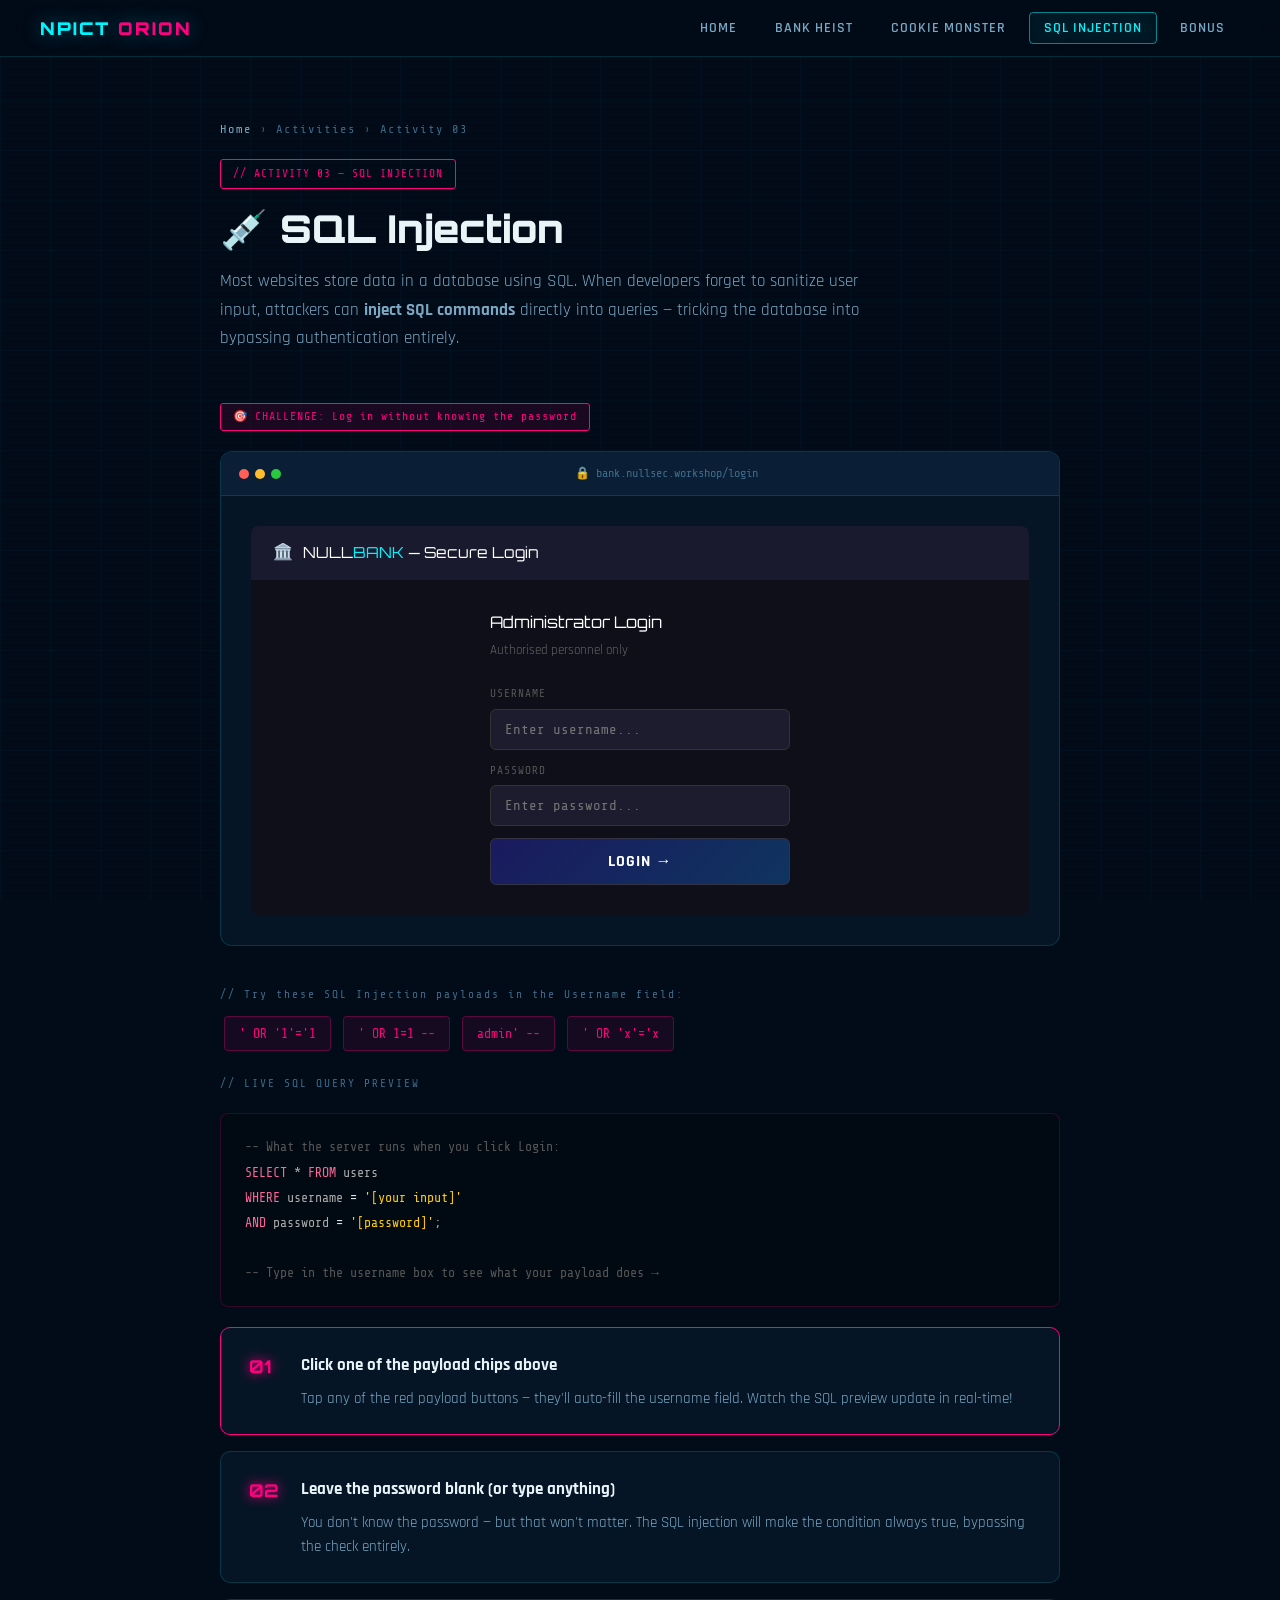
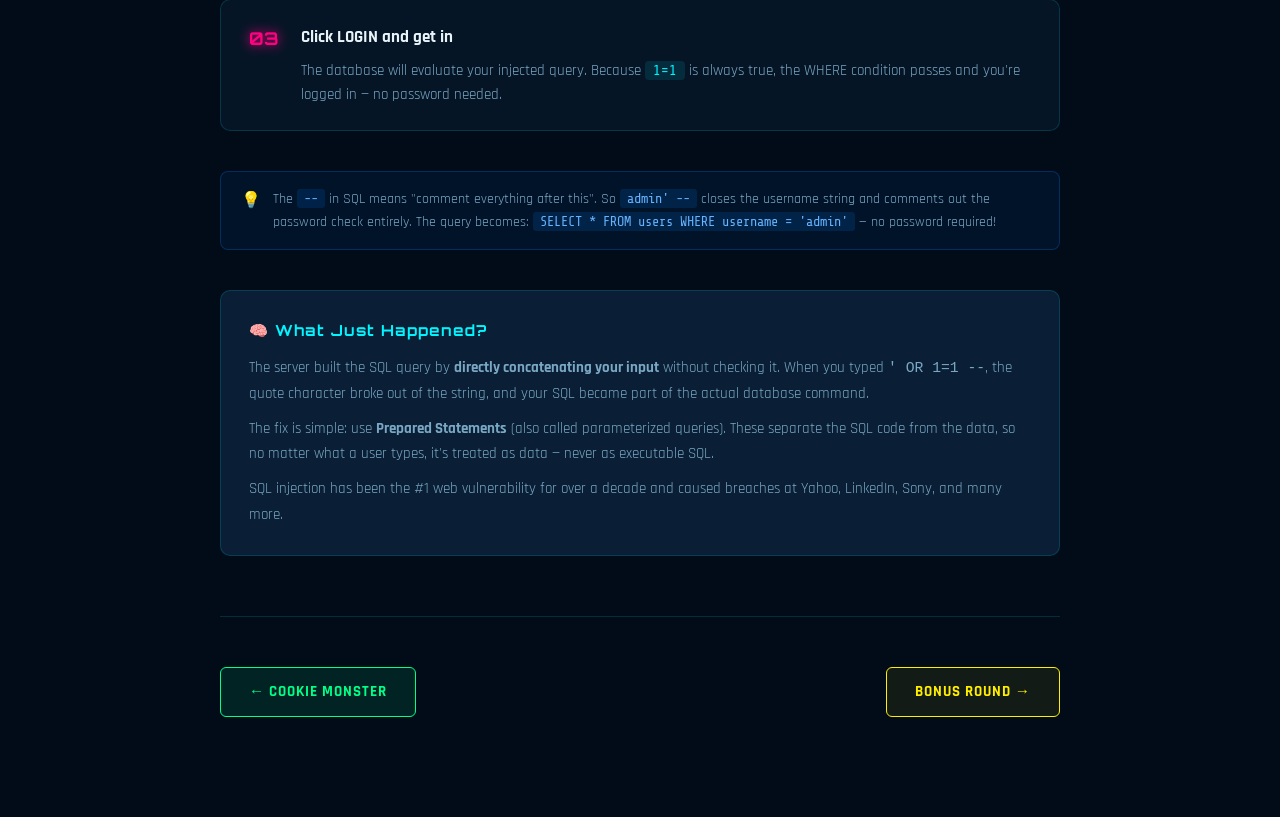
<file: activity-c.html>
<!DOCTYPE html>
<html lang="en">
<head>
  <meta charset="UTF-8" />
  <meta name="viewport" content="width=device-width, initial-scale=1.0" />
  <title>Activity 03 — SQL Injection | NullSec Workshop</title>
  <link rel="stylesheet" href="style.css" />
  <style>
    :root { --step-color: var(--neon-pink); }

    .login-site {
      background: #0f0f1a;
      border-radius: 8px;
      overflow: hidden;
    }

    .login-header {
      background: #1a1a2e;
      padding: 14px 22px;
      display: flex;
      align-items: center;
      gap: 10px;
    }

    .bank-name {
      font-family: 'Orbitron', monospace;
      font-size: 0.95rem;
      color: #fff;
    }

    .bank-name span { color: var(--neon-cyan); }

    .login-form-wrap {
      padding: 30px;
      max-width: 360px;
      margin: 0 auto;
    }

    .login-title {
      font-family: 'Orbitron', monospace;
      font-size: 1rem;
      color: #fff;
      margin-bottom: 4px;
    }

    .login-sub {
      font-size: 0.82rem;
      color: #666;
      margin-bottom: 24px;
    }

    .sql-input {
      width: 100%;
      padding: 12px 14px;
      background: #1c1c2e;
      border: 1px solid #333;
      border-radius: 6px;
      color: #e0e0e0;
      font-family: 'Share Tech Mono', monospace;
      font-size: 0.88rem;
      outline: none;
      transition: border-color 0.2s;
      margin-bottom: 12px;
    }

    .sql-input:focus {
      border-color: #ff0080;
      box-shadow: 0 0 0 3px rgba(255, 0, 128, 0.1);
    }

    .sql-label {
      font-family: 'Share Tech Mono', monospace;
      font-size: 0.7rem;
      color: #555;
      letter-spacing: 1px;
      text-transform: uppercase;
      display: block;
      margin-bottom: 6px;
    }

    .login-btn {
      width: 100%;
      padding: 12px;
      background: linear-gradient(135deg, #1a1a5e, #0f3460);
      border: 1px solid #334;
      border-radius: 6px;
      color: #fff;
      font-family: 'Rajdhani', sans-serif;
      font-weight: 700;
      font-size: 1rem;
      letter-spacing: 1px;
      cursor: pointer;
      transition: all 0.2s;
      text-transform: uppercase;
    }

    .login-btn:hover {
      background: linear-gradient(135deg, #2a2a8e, #0f4480);
      border-color: #446;
    }

    .login-result {
      margin-top: 16px;
      border-radius: 6px;
      padding: 14px 18px;
      font-family: 'Share Tech Mono', monospace;
      font-size: 0.82rem;
      line-height: 1.6;
      display: none;
    }

    .login-result.denied {
      background: rgba(255, 0, 0, 0.08);
      border: 1px solid rgba(255, 0, 0, 0.3);
      color: #ff4444;
      display: block;
    }

    .login-result.granted {
      background: rgba(0, 255, 136, 0.08);
      border: 1px solid rgba(0, 255, 136, 0.3);
      color: #00ff88;
      display: block;
    }

    .sql-visualizer {
      background: #010a12;
      border: 1px solid rgba(255, 0, 128, 0.2);
      border-radius: 8px;
      padding: 20px 24px;
      font-family: 'Share Tech Mono', monospace;
      font-size: 0.83rem;
      line-height: 1.9;
      margin: 20px 0;
    }

    .sql-comment { color: #555; }
    .sql-keyword { color: #ff6699; }
    .sql-string { color: #ffcc00; }
    .sql-injection { color: #ff0080; background: rgba(255,0,128,0.1); padding: 1px 4px; border-radius: 2px; }
    .sql-safe { color: #00ff88; }
    .sql-neutral { color: #aaa; }

    .challenge-badge {
      display: inline-block;
      background: rgba(255, 0, 128, 0.1);
      border: 1px solid var(--neon-pink);
      color: var(--neon-pink);
      font-family: 'Share Tech Mono', monospace;
      font-size: 0.72rem;
      padding: 4px 12px;
      border-radius: 3px;
      margin-bottom: 20px;
      letter-spacing: 1px;
    }

    .payload-chip {
      display: inline-block;
      background: rgba(255, 0, 128, 0.08);
      border: 1px solid rgba(255, 0, 128, 0.3);
      border-radius: 4px;
      padding: 6px 14px;
      font-family: 'Share Tech Mono', monospace;
      font-size: 0.82rem;
      color: var(--neon-pink);
      cursor: pointer;
      transition: all 0.2s;
      margin: 4px;
    }

    .payload-chip:hover {
      background: rgba(255, 0, 128, 0.18);
      border-color: var(--neon-pink);
    }

    .payloads-wrap {
      margin: 12px 0 20px;
    }

    .payloads-label {
      font-family: 'Share Tech Mono', monospace;
      font-size: 0.7rem;
      color: var(--text-dim);
      letter-spacing: 2px;
      margin-bottom: 8px;
    }
  </style>
</head>
<body>

<nav>
  <a href="index.html" class="nav-logo">NPICT <span>ORION</span></a>
  <ul class="nav-links">
    <li><a href="index.html">Home</a></li>
    <li><a href="activity-a.html">Bank Heist</a></li>
    <li><a href="activity-b.html">Cookie Monster</a></li>
    <li><a href="activity-c.html" class="active">SQL Injection</a></li>
    <li><a href="activity-d.html">Bonus</a></li>
  </ul>
</nav>

<div class="page">
<div class="activity-page">

  <div class="activity-header">
    <div class="activity-breadcrumb">
      <a href="index.html">Home</a> › Activities › Activity 03
    </div>
    <div class="activity-tag" style="color: var(--neon-pink); border-color: var(--neon-pink);">// ACTIVITY 03 — SQL INJECTION</div>
    <h1 class="activity-h1">💉 SQL Injection</h1>
    <p class="activity-intro">
      Most websites store data in a database using SQL. When developers forget to sanitize user input, attackers can <strong>inject SQL commands</strong> directly into queries — tricking the database into bypassing authentication entirely.
    </p>
  </div>

  <div class="challenge-badge">🎯 CHALLENGE: Log in without knowing the password</div>

  <!-- FAKE LOGIN -->
  <div class="demo-container">
    <div class="demo-bar">
      <div class="demo-dots"><span></span><span></span><span></span></div>
      <div class="demo-url">🔒 bank.nullsec.workshop/login</div>
    </div>
    <div class="demo-body">
      <div class="login-site">
        <div class="login-header">
          <span>🏛️</span>
          <div class="bank-name">NULL<span>BANK</span> — Secure Login</div>
        </div>
        <div class="login-form-wrap">
          <div class="login-title">Administrator Login</div>
          <div class="login-sub">Authorised personnel only</div>

          <div>
            <label class="sql-label" for="uname">Username</label>
            <input type="text" class="sql-input" id="uname" placeholder="Enter username..." autocomplete="off" />
          </div>

          <div>
            <label class="sql-label" for="pwd">Password</label>
            <input type="password" class="sql-input" id="pwd" placeholder="Enter password..." />
          </div>

          <button class="login-btn" onclick="attemptLogin()">LOGIN →</button>

          <div class="login-result" id="loginResult"></div>
        </div>
      </div>
    </div>
  </div>

  <!-- PAYLOADS -->
  <div class="payloads-wrap">
    <div class="payloads-label">// Try these SQL Injection payloads in the Username field:</div>
    <div>
      <span class="payload-chip" onclick="fillPayload(this, `' OR '1'='1`)">&#x27; OR '1'='1</span>
      <span class="payload-chip" onclick="fillPayload(this, `' OR 1=1 --`)">&#x27; OR 1=1 --</span>
      <span class="payload-chip" onclick="fillPayload(this, `admin' --`)">admin' --</span>
      <span class="payload-chip" onclick="fillPayload(this, `' OR 'x'='x`)">&#x27; OR 'x'='x</span>
    </div>
  </div>

  <!-- SQL VISUALIZER -->
  <div style="margin-bottom: 6px; font-family: 'Share Tech Mono', monospace; font-size: 0.7rem; color: var(--text-dim); letter-spacing: 2px; text-transform: uppercase;">// Live SQL Query Preview</div>
  <div class="sql-visualizer" id="sqlViz">
    <span class="sql-comment">-- What the server runs when you click Login:</span><br>
    <span class="sql-keyword">SELECT</span> <span class="sql-neutral">*</span> <span class="sql-keyword">FROM</span> <span class="sql-neutral">users</span><br>
    <span class="sql-keyword">WHERE</span> <span class="sql-neutral">username</span> = <span class="sql-string" id="vizUser">'[your input]'</span><br>
    <span class="sql-keyword">AND</span> <span class="sql-neutral">password</span> = <span class="sql-string">'[password]'</span><span class="sql-neutral">;</span><br><br>
    <span class="sql-comment">-- Type in the username box to see what your payload does →</span>
  </div>

  <!-- STEPS -->
  <div class="steps">
    <div class="step active-step">
      <div class="step-num">01</div>
      <div class="step-body">
        <div class="step-title">Click one of the payload chips above</div>
        <div class="step-desc">
          Tap any of the red payload buttons — they'll auto-fill the username field. Watch the SQL preview update in real-time!
        </div>
      </div>
    </div>

    <div class="step">
      <div class="step-num">02</div>
      <div class="step-body">
        <div class="step-title">Leave the password blank (or type anything)</div>
        <div class="step-desc">
          You don't know the password — but that won't matter. The SQL injection will make the condition always true, bypassing the check entirely.
        </div>
      </div>
    </div>

    <div class="step">
      <div class="step-num">03</div>
      <div class="step-body">
        <div class="step-title">Click LOGIN and get in</div>
        <div class="step-desc">
          The database will evaluate your injected query. Because <code>1=1</code> is always true, the WHERE condition passes and you're logged in — no password needed.
        </div>
      </div>
    </div>
  </div>

  <div class="hint">
    <div class="hint-icon">💡</div>
    <div class="hint-text">
      The <code>--</code> in SQL means "comment everything after this". So <code>admin' --</code> closes the username string and comments out the password check entirely.
      The query becomes: <code>SELECT * FROM users WHERE username = 'admin'</code> — no password required!
    </div>
  </div>

  <!-- EXPLAINER -->
  <div class="explainer">
    <h3>🧠 What Just Happened?</h3>
    <p>
      The server built the SQL query by <strong>directly concatenating your input</strong> without checking it. When you typed <code>' OR 1=1 --</code>, the quote character broke out of the string, and your SQL became part of the actual database command.
    </p>
    <p>
      The fix is simple: use <strong>Prepared Statements</strong> (also called parameterized queries). These separate the SQL code from the data, so no matter what a user types, it's treated as data — never as executable SQL.
    </p>
    <p>
      SQL injection has been the #1 web vulnerability for over a decade and caused breaches at Yahoo, LinkedIn, Sony, and many more.
    </p>
  </div>

  <div class="activity-nav">
    <a href="activity-b.html" class="btn btn-green">← Cookie Monster</a>
    <a href="activity-d.html" class="btn btn-cyan" style="color: var(--neon-yellow); border-color: var(--neon-yellow); background: rgba(255,238,0,0.07);">Bonus Round →</a>
  </div>

</div>
</div>

<script>
  const unameEl = document.getElementById('uname');
  const vizUser = document.getElementById('vizUser');
  const sqlViz = document.getElementById('sqlViz');

  unameEl.addEventListener('input', updateViz);

  function updateViz() {
    const val = unameEl.value;
    if (!val) {
      vizUser.textContent = "'[your input]'";
      vizUser.className = 'sql-string';
      return;
    }

    const isInjection = val.includes("'") || val.includes('--') || val.toLowerCase().includes(' or ') || val.toLowerCase().includes('1=1');

    if (isInjection) {
      vizUser.innerHTML = `<span class="sql-injection">'${escapeHtml(val)}'</span> <span style="color:#ff0080; font-size:0.75rem;">← ⚠️ INJECTION DETECTED</span>`;
    } else {
      vizUser.textContent = `'${val}'`;
      vizUser.className = 'sql-safe';
    }
  }

  function fillPayload(el, payload) {
    unameEl.value = payload;
    updateViz();
    unameEl.focus();
  }

  function escapeHtml(s) {
    return s.replace(/&/g,'&amp;').replace(/</g,'&lt;').replace(/>/g,'&gt;');
  }

  const INJECTION_PATTERNS = [
    /'\s*or\s*'?1'?\s*=\s*'?1/i,
    /'\s*or\s*1\s*=\s*1/i,
    /'\s*--/i,
    /'\s*or\s*'[^']*'\s*=\s*'[^']*/i,
    /admin'\s*--/i,
  ];

  function attemptLogin() {
    const uname = unameEl.value;
    const result = document.getElementById('loginResult');

    const injected = INJECTION_PATTERNS.some(p => p.test(uname));

    if (injected) {
      result.className = 'login-result granted';
      result.innerHTML = `
        ✅ ACCESS GRANTED — Welcome, Administrator!<br><br>
        <span style="color:#aaa;">Logged in as:</span> admin<br>
        <span style="color:#aaa;">Role:</span> SUPERADMIN<br>
        <span style="color:#aaa;">Last login:</span> Never (account was "protected")<br><br>
        <span style="color:#555;">Your payload: <span style="color:#ff0080;">${escapeHtml(uname)}</span><br>
        bypassed the password check entirely.</span>
      `;
    } else if (!uname) {
      result.className = 'login-result denied';
      result.innerHTML = '❌ Username cannot be empty.';
    } else {
      result.className = 'login-result denied';
      result.innerHTML = `❌ ACCESS DENIED — Invalid credentials.<br><span style="color:#555;">Hint: try one of the red payload chips above!</span>`;
    }
  }
</script>

</body>
</html>
</file>
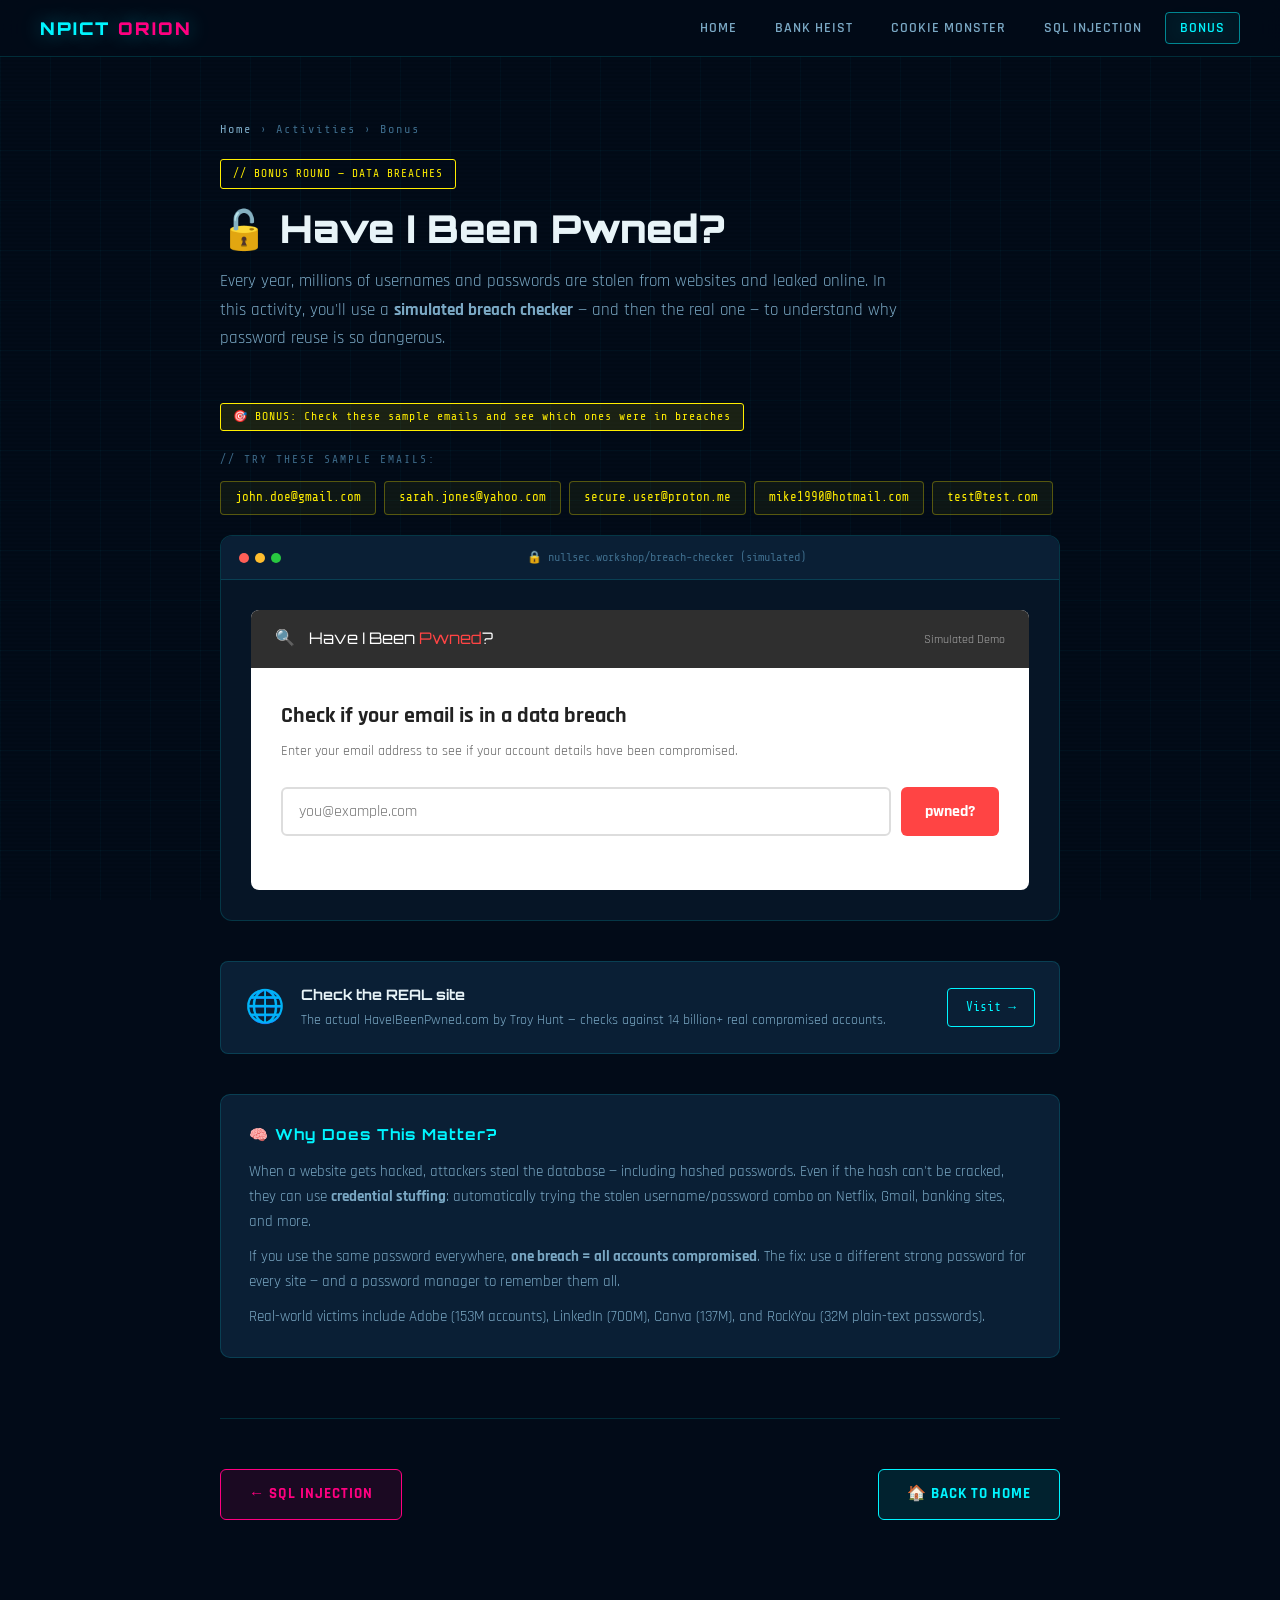
<file: activity-d.html>
<!DOCTYPE html>
<html lang="en">
<head>
  <meta charset="UTF-8" />
  <meta name="viewport" content="width=device-width, initial-scale=1.0" />
  <title>Bonus — Have I Been Pwned? | NullSec Workshop</title>
  <link rel="stylesheet" href="style.css" />
  <style>
    :root { --step-color: var(--neon-yellow); }

    .hibp-site {
      background: #fff;
      border-radius: 8px;
      overflow: hidden;
      color: #111;
      font-family: 'Rajdhani', sans-serif;
    }

    .hibp-header {
      background: #2f2f2f;
      color: #fff;
      padding: 16px 24px;
      display: flex;
      align-items: center;
      gap: 14px;
    }

    .hibp-logo {
      font-family: 'Orbitron', monospace;
      font-size: 1rem;
    }

    .hibp-logo span { color: #f44; }

    .hibp-body { padding: 30px; }

    .hibp-title {
      font-size: 1.4rem;
      font-weight: 700;
      color: #222;
      margin-bottom: 6px;
    }

    .hibp-sub {
      color: #666;
      font-size: 0.9rem;
      margin-bottom: 24px;
    }

    .hibp-form {
      display: flex;
      gap: 10px;
      margin-bottom: 24px;
      flex-wrap: wrap;
    }

    .hibp-input {
      flex: 1;
      min-width: 200px;
      padding: 12px 16px;
      border: 2px solid #ddd;
      border-radius: 6px;
      font-family: 'Rajdhani', sans-serif;
      font-size: 1rem;
      outline: none;
      transition: border-color 0.2s;
      color: #111;
    }

    .hibp-input:focus { border-color: #f44; }

    .hibp-btn {
      padding: 12px 24px;
      background: #f44;
      color: #fff;
      border: none;
      border-radius: 6px;
      font-family: 'Rajdhani', sans-serif;
      font-weight: 700;
      font-size: 1rem;
      cursor: pointer;
      transition: background 0.2s;
      white-space: nowrap;
    }

    .hibp-btn:hover { background: #d33; }

    .hibp-result { display: none; animation: fadeUp 0.4s forwards; }
    .hibp-result.show { display: block; }

    .pwned-banner {
      background: #fff2f2;
      border: 2px solid #f44;
      border-radius: 8px;
      padding: 20px 24px;
      margin-bottom: 16px;
    }

    .pwned-title {
      font-size: 1.2rem;
      font-weight: 700;
      color: #c41e3a;
      margin-bottom: 6px;
    }

    .pwned-count {
      font-size: 0.9rem;
      color: #666;
      margin-bottom: 16px;
    }

    .breach-list { display: flex; flex-direction: column; gap: 8px; }

    .breach-item {
      background: #fff;
      border: 1px solid #eee;
      border-radius: 6px;
      padding: 12px 16px;
      display: flex;
      align-items: center;
      gap: 12px;
    }

    .breach-icon { font-size: 1.5rem; }

    .breach-name {
      font-weight: 700;
      color: #222;
      font-size: 0.95rem;
    }

    .breach-meta {
      font-size: 0.78rem;
      color: #888;
    }

    .breach-data {
      margin-left: auto;
      display: flex;
      flex-wrap: wrap;
      gap: 4px;
      justify-content: flex-end;
    }

    .data-tag {
      background: #ffe0e0;
      color: #c41e3a;
      font-size: 0.68rem;
      padding: 2px 8px;
      border-radius: 10px;
      font-weight: 600;
    }

    .safe-banner {
      background: #f0fff4;
      border: 2px solid #22c55e;
      border-radius: 8px;
      padding: 20px 24px;
      color: #166534;
    }

    .safe-title {
      font-size: 1.1rem;
      font-weight: 700;
      margin-bottom: 4px;
    }

    .challenge-badge {
      display: inline-block;
      background: rgba(255, 238, 0, 0.1);
      border: 1px solid var(--neon-yellow);
      color: var(--neon-yellow);
      font-family: 'Share Tech Mono', monospace;
      font-size: 0.72rem;
      padding: 4px 12px;
      border-radius: 3px;
      margin-bottom: 20px;
      letter-spacing: 1px;
    }

    .sample-emails {
      display: flex;
      flex-wrap: wrap;
      gap: 8px;
      margin: 12px 0 20px;
    }

    .email-chip {
      font-family: 'Share Tech Mono', monospace;
      font-size: 0.78rem;
      padding: 6px 14px;
      border: 1px solid rgba(255, 238, 0, 0.3);
      border-radius: 4px;
      color: var(--neon-yellow);
      background: rgba(255, 238, 0, 0.05);
      cursor: pointer;
      transition: all 0.2s;
    }

    .email-chip:hover {
      background: rgba(255, 238, 0, 0.12);
      border-color: var(--neon-yellow);
    }

    .real-link-box {
      background: var(--bg-panel);
      border: 1px solid var(--border);
      border-radius: 8px;
      padding: 20px 24px;
      margin: 30px 0;
      display: flex;
      align-items: center;
      gap: 16px;
      flex-wrap: wrap;
    }

    .real-link-box .icon { font-size: 2rem; }

    .real-link-box h4 {
      font-family: 'Orbitron', monospace;
      font-size: 0.9rem;
      color: var(--text-primary);
      margin-bottom: 4px;
    }

    .real-link-box p {
      font-size: 0.85rem;
      color: var(--text-secondary);
    }

    .real-link-box a {
      margin-left: auto;
      font-family: 'Share Tech Mono', monospace;
      font-size: 0.8rem;
      color: var(--neon-cyan);
      border: 1px solid var(--neon-cyan);
      padding: 8px 18px;
      border-radius: 4px;
      text-decoration: none;
      transition: all 0.2s;
      white-space: nowrap;
    }

    .real-link-box a:hover {
      background: var(--neon-cyan);
      color: var(--bg-deep);
    }
  </style>
</head>
<body>

<nav>
  <a href="index.html" class="nav-logo">NPICT <span>ORION</span></a>
  <ul class="nav-links">
    <li><a href="index.html">Home</a></li>
    <li><a href="activity-a.html">Bank Heist</a></li>
    <li><a href="activity-b.html">Cookie Monster</a></li>
    <li><a href="activity-c.html">SQL Injection</a></li>
    <li><a href="activity-d.html" class="active">Bonus</a></li>
  </ul>
</nav>

<div class="page">
<div class="activity-page">

  <div class="activity-header">
    <div class="activity-breadcrumb">
      <a href="index.html">Home</a> › Activities › Bonus
    </div>
    <div class="activity-tag" style="color: var(--neon-yellow); border-color: var(--neon-yellow);">// BONUS ROUND — DATA BREACHES</div>
    <h1 class="activity-h1">🔓 Have I Been Pwned?</h1>
    <p class="activity-intro">
      Every year, millions of usernames and passwords are stolen from websites and leaked online. In this activity, you'll use a <strong>simulated breach checker</strong> — and then the real one — to understand why password reuse is so dangerous.
    </p>
  </div>

  <div class="challenge-badge">🎯 BONUS: Check these sample emails and see which ones were in breaches</div>

  <div style="margin-bottom: 10px; font-family: 'Share Tech Mono', monospace; font-size: 0.7rem; color: var(--text-dim); letter-spacing: 2px; text-transform: uppercase;">// Try these sample emails:</div>
  <div class="sample-emails">
    <span class="email-chip" onclick="fillEmail('john.doe@gmail.com')">john.doe@gmail.com</span>
    <span class="email-chip" onclick="fillEmail('sarah.jones@yahoo.com')">sarah.jones@yahoo.com</span>
    <span class="email-chip" onclick="fillEmail('secure.user@proton.me')">secure.user@proton.me</span>
    <span class="email-chip" onclick="fillEmail('mike1990@hotmail.com')">mike1990@hotmail.com</span>
    <span class="email-chip" onclick="fillEmail('test@test.com')">test@test.com</span>
  </div>

  <!-- FAKE HIBP SITE -->
  <div class="demo-container">
    <div class="demo-bar">
      <div class="demo-dots"><span></span><span></span><span></span></div>
      <div class="demo-url">🔒 nullsec.workshop/breach-checker (simulated)</div>
    </div>
    <div class="demo-body">
      <div class="hibp-site">
        <div class="hibp-header">
          <span>🔍</span>
          <div class="hibp-logo">Have I Been <span>Pwned</span>?</div>
          <span style="margin-left: auto; font-size: 0.75rem; color: #aaa;">Simulated Demo</span>
        </div>
        <div class="hibp-body">
          <div class="hibp-title">Check if your email is in a data breach</div>
          <div class="hibp-sub">Enter your email address to see if your account details have been compromised.</div>
          <div class="hibp-form">
            <input type="email" class="hibp-input" id="emailInput" placeholder="you@example.com" />
            <button class="hibp-btn" onclick="checkBreaches()">pwned?</button>
          </div>
          <div class="hibp-result" id="hibpResult"></div>
        </div>
      </div>
    </div>
  </div>

  <!-- LINK TO REAL SITE -->
  <div class="real-link-box">
    <div class="icon">🌐</div>
    <div>
      <h4>Check the REAL site</h4>
      <p>The actual HaveIBeenPwned.com by Troy Hunt — checks against 14 billion+ real compromised accounts.</p>
    </div>
    <a href="https://haveibeenpwned.com" target="_blank" rel="noopener">Visit →</a>
  </div>

  <!-- EXPLAINER -->
  <div class="explainer">
    <h3>🧠 Why Does This Matter?</h3>
    <p>
      When a website gets hacked, attackers steal the database — including hashed passwords. Even if the hash can't be cracked, they can use <strong>credential stuffing</strong>: automatically trying the stolen username/password combo on Netflix, Gmail, banking sites, and more.
    </p>
    <p>
      If you use the same password everywhere, <strong>one breach = all accounts compromised</strong>. The fix: use a different strong password for every site — and a password manager to remember them all.
    </p>
    <p>
      Real-world victims include Adobe (153M accounts), LinkedIn (700M), Canva (137M), and RockYou (32M plain-text passwords).
    </p>
  </div>

  <div class="activity-nav">
    <a href="activity-c.html" class="btn btn-pink">← SQL Injection</a>
    <a href="index.html" class="btn btn-cyan">🏠 Back to Home</a>
  </div>

</div>
</div>

<script>
  const BREACH_DATA = {
    'john.doe@gmail.com': [
      { icon: '🎮', name: 'Adobe', year: '2013', records: '153M', data: ['Emails', 'Passwords', 'Hints'] },
      { icon: '💼', name: 'LinkedIn', year: '2016', records: '700M', data: ['Emails', 'Passwords', 'Phone'] },
      { icon: '🎨', name: 'Canva', year: '2019', records: '137M', data: ['Emails', 'Names', 'Passwords'] },
    ],
    'sarah.jones@yahoo.com': [
      { icon: '🟣', name: 'Yahoo', year: '2013', records: '3B', data: ['Emails', 'Passwords', 'Security Qs'] },
      { icon: '🎬', name: 'MySpace', year: '2008', records: '360M', data: ['Usernames', 'Passwords'] },
    ],
    'mike1990@hotmail.com': [
      { icon: '🎮', name: 'PlayStation Network', year: '2011', records: '77M', data: ['Emails', 'Addresses', 'CC (partial)'] },
      { icon: '🛒', name: 'eBay', year: '2014', records: '145M', data: ['Emails', 'Passwords', 'Addresses'] },
      { icon: '🏨', name: 'Marriott Hotels', year: '2018', records: '500M', data: ['Names', 'Emails', 'Passport Nos'] },
      { icon: '🔑', name: 'RockYou2024', year: '2024', records: '10B', data: ['Passwords (plain text)'] },
    ],
    'test@test.com': [
      { icon: '📸', name: 'Snapchat', year: '2014', records: '4.6M', data: ['Usernames', 'Phone numbers'] },
    ],
  };

  function fillEmail(email) {
    document.getElementById('emailInput').value = email;
  }

  function checkBreaches() {
    const email = document.getElementById('emailInput').value.trim().toLowerCase();
    const resultEl = document.getElementById('hibpResult');

    if (!email || !email.includes('@')) {
      resultEl.className = 'hibp-result show';
      resultEl.innerHTML = '<div style="color: #888; font-size: 0.9rem;">Please enter a valid email address.</div>';
      return;
    }

    const breaches = BREACH_DATA[email];
    resultEl.className = 'hibp-result show';

    if (breaches && breaches.length > 0) {
      resultEl.innerHTML = `
        <div class="pwned-banner">
          <div class="pwned-title">⚠️ Oh no — pwned!</div>
          <div class="pwned-count"><strong>${email}</strong> was found in <strong>${breaches.length} data breach${breaches.length > 1 ? 'es' : ''}</strong>.</div>
          <div class="breach-list">
            ${breaches.map(b => `
              <div class="breach-item">
                <div class="breach-icon">${b.icon}</div>
                <div>
                  <div class="breach-name">${b.name}</div>
                  <div class="breach-meta">${b.year} · ${b.records} records</div>
                </div>
                <div class="breach-data">
                  ${b.data.map(d => `<span class="data-tag">${d}</span>`).join('')}
                </div>
              </div>
            `).join('')}
          </div>
        </div>
        <div style="font-size: 0.85rem; color: #888; line-height: 1.6;">
          ⚡ Action: Change your password on any site where you used the same credentials. Enable 2FA everywhere.
        </div>
      `;
    } else {
      resultEl.innerHTML = `
        <div class="safe-banner">
          <div class="safe-title">✅ Good news — no pwnage found!</div>
          <div style="font-size: 0.9rem; margin-top: 6px;">
            <strong>${email}</strong> wasn't found in any known data breaches in our simulated database.<br>
            <span style="color: #15803d;">Keep using strong, unique passwords and enable 2FA everywhere.</span>
          </div>
        </div>
      `;
    }
  }

  document.getElementById('emailInput').addEventListener('keydown', (e) => {
    if (e.key === 'Enter') checkBreaches();
  });
</script>

</body>
</html>
</file>
<file: style.css>
@import url('https://fonts.googleapis.com/css2?family=Share+Tech+Mono&family=Rajdhani:wght@400;500;600;700&family=Orbitron:wght@400;700;900&display=swap');

:root {
  --bg-deep: #020b18;
  --bg-card: #061526;
  --bg-panel: #0a1f35;
  --navy: #0d2a4a;
  --navy-light: #0f3460;
  --neon-cyan: #00f5ff;
  --neon-blue: #0080ff;
  --neon-green: #00ff88;
  --neon-pink: #ff0080;
  --neon-yellow: #ffee00;
  --text-primary: #e8f4f8;
  --text-secondary: #7aa8c4;
  --text-dim: #3d6b8a;
  --border: rgba(0, 245, 255, 0.15);
  --border-bright: rgba(0, 245, 255, 0.5);
  --glow-cyan: 0 0 20px rgba(0, 245, 255, 0.4);
  --glow-green: 0 0 20px rgba(0, 255, 136, 0.4);
  --glow-pink: 0 0 20px rgba(255, 0, 128, 0.4);
}

*, *::before, *::after { box-sizing: border-box; margin: 0; padding: 0; }

html { scroll-behavior: smooth; }

body {
  background: var(--bg-deep);
  color: var(--text-primary);
  font-family: 'Rajdhani', sans-serif;
  font-size: 16px;
  line-height: 1.6;
  min-height: 100vh;
  overflow-x: hidden;
}

/* Grid background */
body::before {
  content: '';
  position: fixed;
  inset: 0;
  background-image:
    linear-gradient(rgba(0, 245, 255, 0.03) 1px, transparent 1px),
    linear-gradient(90deg, rgba(0, 245, 255, 0.03) 1px, transparent 1px);
  background-size: 50px 50px;
  pointer-events: none;
  z-index: 0;
}

/* Scanline effect */
body::after {
  content: '';
  position: fixed;
  inset: 0;
  background: repeating-linear-gradient(
    0deg,
    transparent,
    transparent 2px,
    rgba(0, 0, 0, 0.08) 2px,
    rgba(0, 0, 0, 0.08) 4px
  );
  pointer-events: none;
  z-index: 0;
}

/* NAV */
nav {
  position: fixed;
  top: 0; left: 0; right: 0;
  z-index: 100;
  display: flex;
  align-items: center;
  justify-content: space-between;
  padding: 14px 40px;
  background: rgba(2, 11, 24, 0.9);
  backdrop-filter: blur(12px);
  border-bottom: 1px solid var(--border);
}

.nav-logo {
  font-family: 'Orbitron', monospace;
  font-weight: 900;
  font-size: 1.1rem;
  color: var(--neon-cyan);
  text-decoration: none;
  letter-spacing: 2px;
  text-shadow: var(--glow-cyan);
}

.nav-logo span { color: var(--neon-pink); }

.nav-links {
  display: flex;
  gap: 8px;
  list-style: none;
}

.nav-links a {
  color: var(--text-secondary);
  text-decoration: none;
  font-size: 0.85rem;
  font-weight: 600;
  letter-spacing: 1px;
  padding: 6px 14px;
  border: 1px solid transparent;
  border-radius: 4px;
  transition: all 0.2s;
  text-transform: uppercase;
}

.nav-links a:hover,
.nav-links a.active {
  color: var(--neon-cyan);
  border-color: var(--border-bright);
  background: rgba(0, 245, 255, 0.05);
  text-shadow: var(--glow-cyan);
}

/* MAIN WRAPPER */
.page {
  position: relative;
  z-index: 1;
  padding-top: 70px;
}

/* HERO */
.hero {
  position: relative;
  display: flex;
  flex-direction: column;
  align-items: center;
  justify-content: center;
  min-height: calc(100vh - 70px);
  text-align: center;
  padding: 40px 20px;
}

.hero-eyebrow {
  font-family: 'Share Tech Mono', monospace;
  font-size: 0.8rem;
  color: var(--neon-cyan);
  letter-spacing: 4px;
  text-transform: uppercase;
  margin-bottom: 20px;
  opacity: 0;
  animation: fadeUp 0.6s 0.2s forwards;
}

.hero h1 {
  font-family: 'Orbitron', monospace;
  font-size: clamp(2.5rem, 7vw, 5rem);
  font-weight: 900;
  line-height: 1.1;
  margin-bottom: 10px;
  opacity: 0;
  animation: fadeUp 0.6s 0.4s forwards;
}

.hero h1 .line1 { color: var(--text-primary); }
.hero h1 .line2 {
  color: var(--neon-cyan);
  text-shadow: var(--glow-cyan);
}

.hero-sub {
  font-size: 1.15rem;
  color: var(--text-secondary);
  max-width: 520px;
  margin: 20px auto 0;
  opacity: 0;
  animation: fadeUp 0.6s 0.6s forwards;
}

.hero-badges {
  display: flex;
  gap: 12px;
  flex-wrap: wrap;
  justify-content: center;
  margin-top: 30px;
  opacity: 0;
  animation: fadeUp 0.6s 0.8s forwards;
}

.badge {
  font-family: 'Share Tech Mono', monospace;
  font-size: 0.75rem;
  padding: 6px 14px;
  border-radius: 4px;
  border: 1px solid;
  letter-spacing: 1px;
}

.badge-cyan { color: var(--neon-cyan); border-color: var(--neon-cyan); background: rgba(0,245,255,0.05); }
.badge-green { color: var(--neon-green); border-color: var(--neon-green); background: rgba(0,255,136,0.05); }
.badge-pink { color: var(--neon-pink); border-color: var(--neon-pink); background: rgba(255,0,128,0.05); }

/* ACTIVITY CARDS */
.activities-section {
  padding: 80px 40px;
  max-width: 1100px;
  margin: 0 auto;
}

.section-title {
  font-family: 'Orbitron', monospace;
  font-size: 1rem;
  color: var(--neon-cyan);
  letter-spacing: 4px;
  text-transform: uppercase;
  margin-bottom: 8px;
}

.section-heading {
  font-family: 'Orbitron', monospace;
  font-size: 1.8rem;
  font-weight: 700;
  color: var(--text-primary);
  margin-bottom: 50px;
}

.cards-grid {
  display: grid;
  grid-template-columns: repeat(auto-fit, minmax(240px, 1fr));
  gap: 20px;
}

.card {
  background: var(--bg-card);
  border: 1px solid var(--border);
  border-radius: 12px;
  padding: 28px 24px;
  text-decoration: none;
  color: inherit;
  display: flex;
  flex-direction: column;
  gap: 14px;
  transition: all 0.3s;
  position: relative;
  overflow: hidden;
}

.card::before {
  content: '';
  position: absolute;
  top: 0; left: 0; right: 0;
  height: 2px;
  background: var(--card-accent, var(--neon-cyan));
  box-shadow: 0 0 15px var(--card-accent, var(--neon-cyan));
}

.card:hover {
  border-color: var(--card-accent, var(--neon-cyan));
  transform: translateY(-4px);
  box-shadow: 0 8px 30px rgba(0,0,0,0.4);
  background: var(--bg-panel);
}

.card--cyan { --card-accent: var(--neon-cyan); }
.card--green { --card-accent: var(--neon-green); }
.card--pink { --card-accent: var(--neon-pink); }
.card--yellow { --card-accent: var(--neon-yellow); }

.card-number {
  font-family: 'Share Tech Mono', monospace;
  font-size: 0.7rem;
  color: var(--card-accent, var(--neon-cyan));
  letter-spacing: 2px;
  text-transform: uppercase;
}

.card-icon {
  font-size: 2rem;
  line-height: 1;
}

.card-title {
  font-family: 'Orbitron', monospace;
  font-size: 1rem;
  font-weight: 700;
  color: var(--text-primary);
  line-height: 1.3;
}

.card-desc {
  font-size: 0.9rem;
  color: var(--text-secondary);
  line-height: 1.5;
  flex: 1;
}

.card-tag {
  font-family: 'Share Tech Mono', monospace;
  font-size: 0.7rem;
  color: var(--card-accent, var(--neon-cyan));
  padding: 4px 10px;
  border: 1px solid var(--card-accent, var(--neon-cyan));
  border-radius: 3px;
  align-self: flex-start;
  opacity: 0.8;
}

.card-arrow {
  color: var(--card-accent, var(--neon-cyan));
  font-size: 1.2rem;
  transition: transform 0.2s;
}

.card:hover .card-arrow { transform: translateX(5px); }

/* DISCLAIMER BANNER */
.disclaimer {
  margin: 0 40px 60px;
  max-width: 1320px;
  margin-left: auto;
  margin-right: auto;
  background: rgba(255, 0, 128, 0.05);
  border: 1px solid rgba(255, 0, 128, 0.3);
  border-radius: 8px;
  padding: 28px 36px;
  display: flex;
  align-items: flex-start;
  gap: 18px;
}

.disclaimer-icon {
  font-size: 1.8rem;
  line-height: 1;
  margin-top: 2px;
}

.disclaimer p {
  font-family: 'Share Tech Mono', monospace;
  font-size: 1.1rem;
  color: rgba(255, 0, 128, 0.9);
  line-height: 1.9;
}

/* =========================================
   ACTIVITY PAGE STYLES
   ========================================= */
.activity-page {
  max-width: 900px;
  margin: 0 auto;
  padding: 50px 30px 100px;
}

.activity-header {
  margin-bottom: 50px;
}

.activity-breadcrumb {
  font-family: 'Share Tech Mono', monospace;
  font-size: 0.75rem;
  color: var(--text-dim);
  letter-spacing: 2px;
  margin-bottom: 20px;
}

.activity-breadcrumb a {
  color: var(--text-secondary);
  text-decoration: none;
}

.activity-breadcrumb a:hover { color: var(--neon-cyan); }

.activity-tag {
  font-family: 'Share Tech Mono', monospace;
  font-size: 0.7rem;
  padding: 5px 12px;
  border-radius: 3px;
  border: 1px solid;
  display: inline-block;
  margin-bottom: 16px;
  letter-spacing: 1px;
}

.activity-h1 {
  font-family: 'Orbitron', monospace;
  font-size: clamp(1.6rem, 4vw, 2.4rem);
  font-weight: 900;
  line-height: 1.2;
  margin-bottom: 16px;
}

.activity-intro {
  font-size: 1.05rem;
  color: var(--text-secondary);
  line-height: 1.7;
  max-width: 680px;
}

/* Steps */
.steps { display: flex; flex-direction: column; gap: 16px; margin-bottom: 40px; }

.step {
  background: var(--bg-card);
  border: 1px solid var(--border);
  border-radius: 10px;
  padding: 24px 28px;
  display: flex;
  gap: 20px;
  align-items: flex-start;
  transition: border-color 0.2s;
}

.step.active-step { border-color: var(--step-color, var(--neon-cyan)); }

.step-num {
  font-family: 'Orbitron', monospace;
  font-weight: 700;
  font-size: 1.1rem;
  color: var(--step-color, var(--neon-cyan));
  min-width: 32px;
  text-shadow: 0 0 12px var(--step-color, var(--neon-cyan));
}

.step-body { flex: 1; }

.step-title {
  font-family: 'Rajdhani', sans-serif;
  font-weight: 700;
  font-size: 1.05rem;
  color: var(--text-primary);
  margin-bottom: 8px;
}

.step-desc {
  font-size: 0.92rem;
  color: var(--text-secondary);
  line-height: 1.6;
}

.step-desc code {
  font-family: 'Share Tech Mono', monospace;
  background: rgba(0,245,255,0.1);
  color: var(--neon-cyan);
  padding: 2px 8px;
  border-radius: 4px;
  font-size: 0.88rem;
}

/* Demo Container */
.demo-container {
  background: var(--bg-card);
  border: 1px solid var(--border);
  border-radius: 12px;
  overflow: hidden;
  margin-bottom: 40px;
}

.demo-bar {
  background: var(--bg-panel);
  padding: 12px 18px;
  display: flex;
  align-items: center;
  gap: 10px;
  border-bottom: 1px solid var(--border);
}

.demo-dots { display: flex; gap: 6px; }
.demo-dots span {
  width: 10px; height: 10px;
  border-radius: 50%;
  background: #333;
}
.demo-dots span:nth-child(1) { background: #ff5f57; }
.demo-dots span:nth-child(2) { background: #ffbd2e; }
.demo-dots span:nth-child(3) { background: #28c840; }

.demo-url {
  font-family: 'Share Tech Mono', monospace;
  font-size: 0.75rem;
  color: var(--text-dim);
  flex: 1;
  text-align: center;
}

.demo-body { padding: 30px; }

/* Terminal block */
.terminal {
  background: #010a12;
  border: 1px solid rgba(0, 245, 255, 0.2);
  border-radius: 8px;
  padding: 20px 24px;
  font-family: 'Share Tech Mono', monospace;
  font-size: 0.85rem;
  color: var(--neon-green);
  line-height: 1.8;
  margin: 16px 0;
}

.terminal .prompt { color: var(--neon-cyan); }
.terminal .comment { color: var(--text-dim); }

/* Buttons */
.btn {
  display: inline-flex;
  align-items: center;
  gap: 8px;
  padding: 12px 28px;
  border-radius: 6px;
  font-family: 'Rajdhani', sans-serif;
  font-weight: 700;
  font-size: 0.95rem;
  letter-spacing: 1px;
  text-transform: uppercase;
  cursor: pointer;
  border: 1px solid;
  transition: all 0.2s;
  text-decoration: none;
}

.btn-cyan {
  background: rgba(0, 245, 255, 0.1);
  color: var(--neon-cyan);
  border-color: var(--neon-cyan);
}

.btn-cyan:hover {
  background: var(--neon-cyan);
  color: var(--bg-deep);
  box-shadow: var(--glow-cyan);
}

.btn-green {
  background: rgba(0, 255, 136, 0.1);
  color: var(--neon-green);
  border-color: var(--neon-green);
}

.btn-green:hover {
  background: var(--neon-green);
  color: var(--bg-deep);
  box-shadow: var(--glow-green);
}

.btn-pink {
  background: rgba(255, 0, 128, 0.1);
  color: var(--neon-pink);
  border-color: var(--neon-pink);
}

.btn-pink:hover {
  background: var(--neon-pink);
  color: #fff;
  box-shadow: var(--glow-pink);
}

.btn-sm { padding: 8px 18px; font-size: 0.82rem; }

/* Result box */
.result-box {
  border-radius: 8px;
  padding: 20px 24px;
  font-family: 'Share Tech Mono', monospace;
  font-size: 0.88rem;
  line-height: 1.7;
  display: none;
  animation: fadeUp 0.4s forwards;
}

.result-box.success {
  background: rgba(0, 255, 136, 0.07);
  border: 1px solid rgba(0, 255, 136, 0.4);
  color: var(--neon-green);
  display: block;
}

.result-box.error {
  background: rgba(255, 0, 128, 0.07);
  border: 1px solid rgba(255, 0, 128, 0.4);
  color: var(--neon-pink);
  display: block;
}

/* Input */
.input-field {
  width: 100%;
  padding: 12px 16px;
  background: var(--bg-deep);
  border: 1px solid var(--border);
  border-radius: 6px;
  color: var(--text-primary);
  font-family: 'Share Tech Mono', monospace;
  font-size: 0.9rem;
  outline: none;
  transition: border-color 0.2s;
}

.input-field:focus {
  border-color: var(--neon-cyan);
  box-shadow: 0 0 0 3px rgba(0, 245, 255, 0.08);
}

label {
  display: block;
  font-family: 'Share Tech Mono', monospace;
  font-size: 0.75rem;
  color: var(--text-dim);
  letter-spacing: 2px;
  margin-bottom: 8px;
  text-transform: uppercase;
}

.form-group { margin-bottom: 16px; }

/* Hint box */
.hint {
  background: rgba(0, 128, 255, 0.07);
  border: 1px solid rgba(0, 128, 255, 0.25);
  border-radius: 8px;
  padding: 16px 20px;
  margin: 20px 0;
  display: flex;
  gap: 12px;
  align-items: flex-start;
}

.hint-icon { font-size: 1rem; }
.hint-text {
  font-size: 0.88rem;
  color: var(--text-secondary);
  line-height: 1.6;
}

.hint-text code {
  font-family: 'Share Tech Mono', monospace;
  background: rgba(0,128,255,0.15);
  color: #66b3ff;
  padding: 2px 7px;
  border-radius: 3px;
  font-size: 0.85rem;
}

/* Explainer */
.explainer {
  background: var(--bg-panel);
  border: 1px solid var(--border);
  border-radius: 10px;
  padding: 28px;
  margin-top: 40px;
}

.explainer h3 {
  font-family: 'Orbitron', monospace;
  font-size: 0.95rem;
  color: var(--neon-cyan);
  margin-bottom: 12px;
  letter-spacing: 1px;
}

.explainer p {
  font-size: 0.92rem;
  color: var(--text-secondary);
  line-height: 1.7;
  margin-bottom: 10px;
}

.explainer p:last-child { margin-bottom: 0; }

.concept-summary {
  margin-top: 18px;
  padding: 16px 18px;
  background: rgba(0, 128, 255, 0.06);
  border: 1px solid rgba(0, 128, 255, 0.25);
  border-radius: 8px;
}

.concept-summary p {
  margin: 0;
}

.concept-grid {
  display: grid;
  grid-template-columns: repeat(auto-fit, minmax(220px, 1fr));
  gap: 16px;
  margin-top: 22px;
}

.concept-card {
  background: rgba(0, 245, 255, 0.04);
  border: 1px solid var(--border);
  border-radius: 10px;
  padding: 18px 20px;
}

.concept-card h4 {
  font-family: 'Orbitron', monospace;
  font-size: 0.85rem;
  color: var(--neon-cyan);
  margin-bottom: 10px;
  letter-spacing: 1px;
}

.concept-card p {
  margin: 0;
  font-size: 0.88rem;
  color: var(--text-secondary);
  line-height: 1.7;
}

.concept-card code {
  font-family: 'Share Tech Mono', monospace;
  background: rgba(0,245,255,0.1);
  color: var(--neon-cyan);
  padding: 2px 7px;
  border-radius: 4px;
  font-size: 0.84rem;
}

/* Nav bottom */
.activity-nav {
  display: flex;
  justify-content: space-between;
  align-items: center;
  padding-top: 50px;
  border-top: 1px solid var(--border);
  margin-top: 60px;
  gap: 16px;
  flex-wrap: wrap;
}

/* KEYFRAMES */
@keyframes fadeUp {
  from { opacity: 0; transform: translateY(20px); }
  to { opacity: 1; transform: translateY(0); }
}

@keyframes blink {
  0%, 100% { opacity: 1; }
  50% { opacity: 0; }
}

.cursor {
  display: inline-block;
  width: 2px;
  height: 1em;
  background: var(--neon-cyan);
  margin-left: 2px;
  animation: blink 1s infinite;
  vertical-align: text-bottom;
}

/* Progress bar */
.progress-bar {
  position: fixed;
  top: 70px; left: 0;
  height: 2px;
  background: linear-gradient(90deg, var(--neon-cyan), var(--neon-blue));
  box-shadow: 0 0 8px var(--neon-cyan);
  z-index: 99;
  transition: width 0.3s;
}

/* Scrollbar */
::-webkit-scrollbar { width: 6px; }
::-webkit-scrollbar-track { background: var(--bg-deep); }
::-webkit-scrollbar-thumb { background: var(--navy-light); border-radius: 3px; }

/* Responsive */
@media (max-width: 600px) {
  nav { padding: 12px 20px; }
  .nav-links { display: none; }
  .activities-section { padding: 40px 20px; }
  .activity-page { padding: 30px 16px 80px; }
}
</file>
